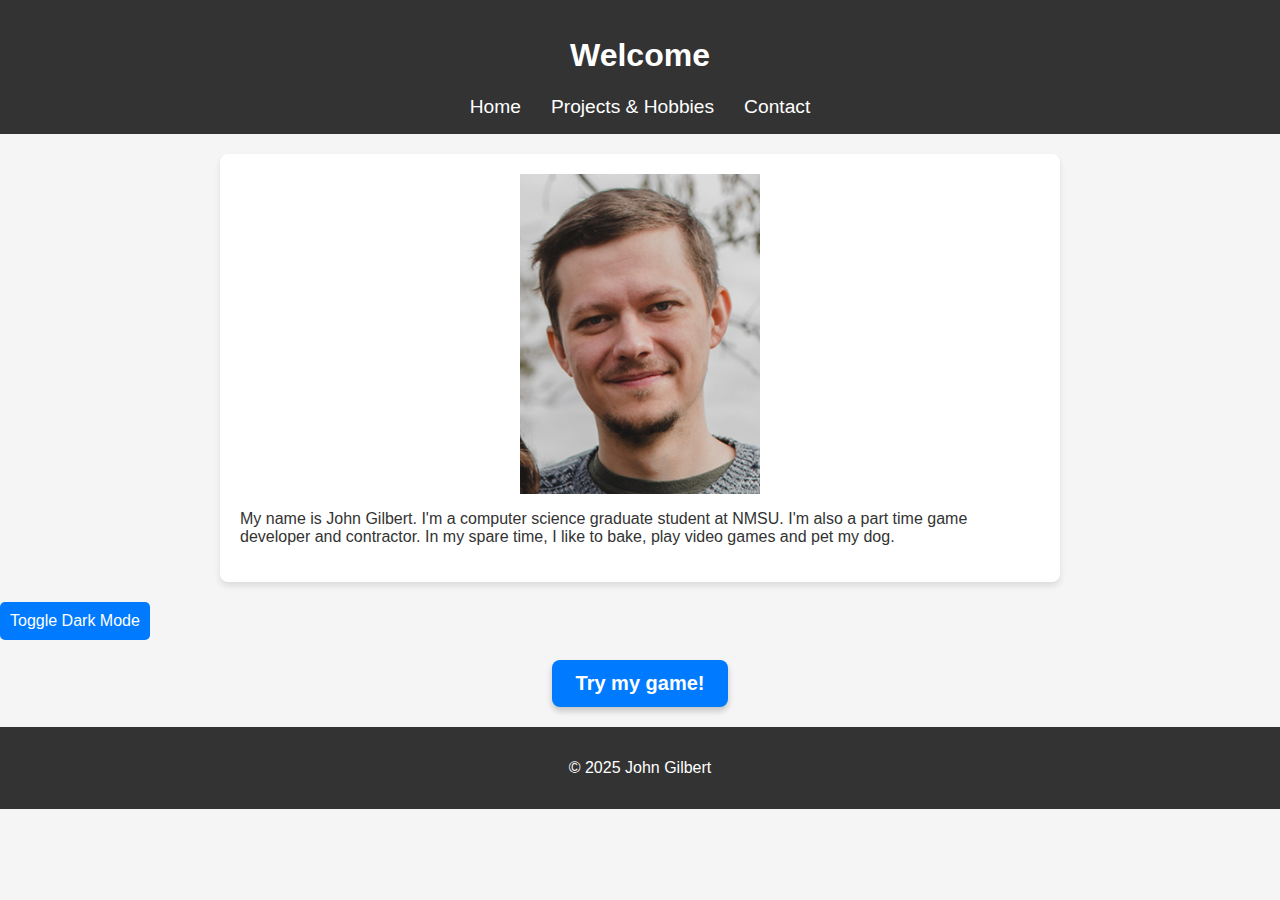
<file: index.html>
<!DOCTYPE html>
<html lang="en">
<head>
    <meta charset="UTF-8">
    <meta name="viewport" content="width=device-width, initial-scale=1.0">
    <title>My Persoanl Website</title>
    <link id="theme-stylesheet" rel="stylesheet" href="assets/css/style.css">
</head>
<body>
    <header>
<!-- Header -->
        <h1>Welcome</h1>
        <nav>
            <ul>
                <li><a href="index.html">Home</a></li>
                <li><a href="pages/projects.html">Projects & Hobbies</a></li>
                <li><a href="pages/contact.html">Contact</a></li>
            </ul>
        </nav>
    </header>
<!-- Main content -->
    <main>
        <section class="profile">
            <img src="assets/images/profile_picture.png" class="profile-picture">
            <p>My name is John Gilbert. I'm a computer science graduate student at NMSU. I'm also a part time game developer and contractor. In my spare time, I like to bake, play video games and pet my dog.
            </p>
        </section>
    </main>
    <button id="dark-mode-toggle">Toggle Dark Mode</button>
    <li id="game-link"><a href="assets/mancala/index.html">Try my game!</a></li>
    <footer>
        <p>&copy; 2025 John Gilbert</p>
    </footer>
    <script src="assets/js/script.js"></script>
</body>
</html>
</file>
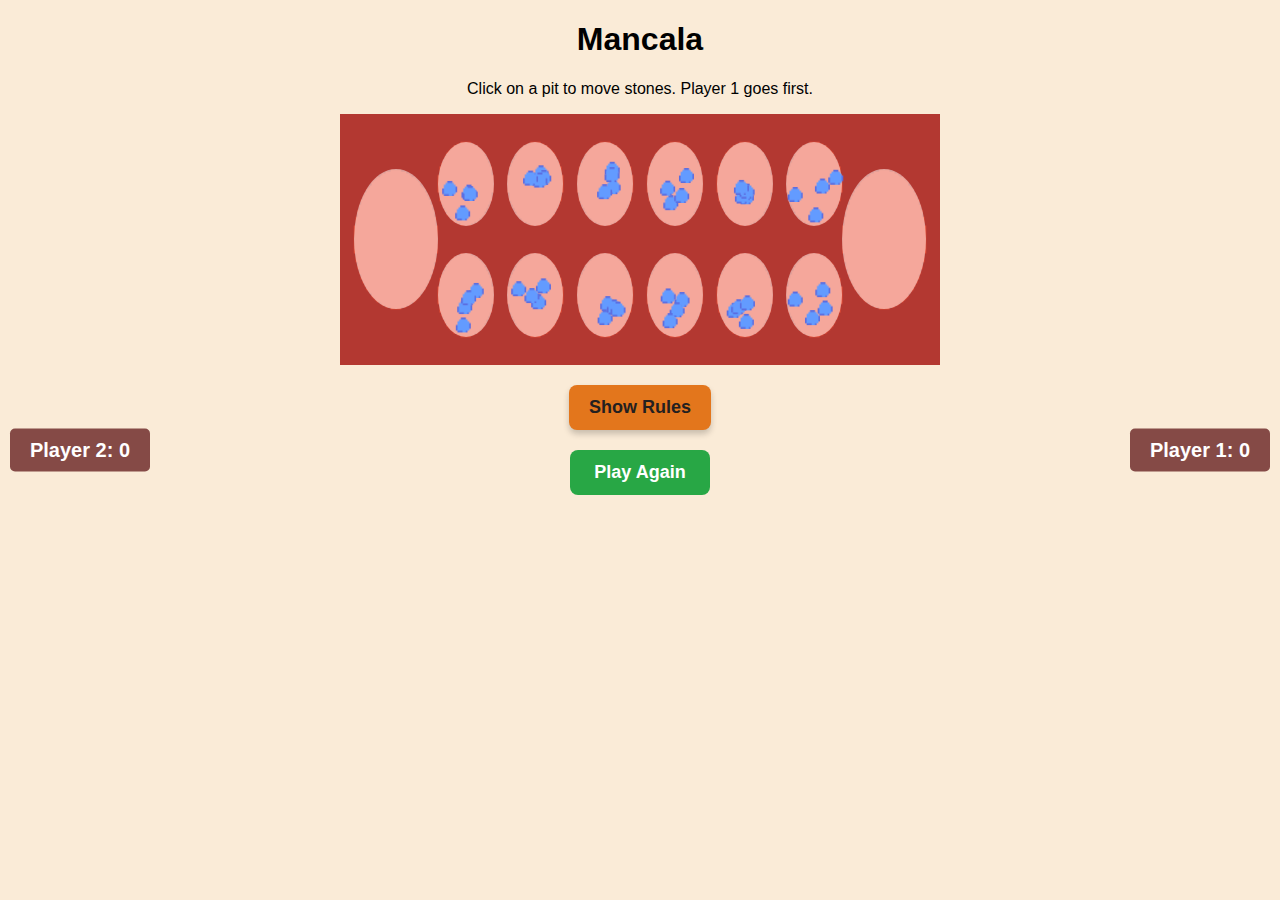
<file: assets/mancala/index.html>
<!DOCTYPE html>
<html lang="en">

<head>
    <meta charset="UTF-8">
    <meta name="viewport" content="width=device-width, initial-scale=1.0">
    <title>Mancala</title>
    <link rel="stylesheet" href="css/style.css">
</head>

<body>
    <h1 id="main-title">Mancala</h1>
    <p id="game-status">Click on a pit to move stones. Player 1 goes first.</p>
    <div id="player2-store-total" class="store-total">Player 2: 0</div>
    <div id="board">
        <img src="assets/mancala-board.png" id="board-image">
        <!-- Player 1 Pits -->
        <div class="pit" data-index="0"></div>
        <div class="pit" data-index="1"></div>
        <div class="pit" data-index="2"></div>
        <div class="pit" data-index="3"></div>
        <div class="pit" data-index="4"></div>
        <div class="pit" data-index="5"></div>

        <!-- Player Stores -->
        <div class="store" data-index="6" id="store1"></div>
        <div class="store" data-index="13" id="store2"></div>

        <!-- Player 2 Pits -->
        <div class="pit" data-index="7"></div>
        <div class="pit" data-index="8"></div>
        <div class="pit" data-index="9"></div>
        <div class="pit" data-index="10"></div>
        <div class="pit" data-index="11"></div>
        <div class="pit" data-index="12"></div>
    </div>
    <div id="player1-store-total" class="store-total">Player 1: 0</div>

    <button id="rulesButton">Show Rules</button>
    <div id="rules" class="hidden">
        <h2>Mancala Rules</h2>
        <p>1. Each player has six pits filled with four stones each.</p>
        <p>2. Players take turns picking up all stones from one of their pits and distributing them counterclockwise.
        </p>
        <p>3. If the last stone lands in your store, you get another turn.</p>
        <p>4. If the last stone lands in an empty pit on your side, you capture that stone and any in the opposite pit.
        </p>
        <p>5. The game ends when one side is empty, and the player with the most stones in their store wins.</p>
    </div>
    <p id="debug"></p>

    <button id="play-again" class="hidden">Play Again</button>



    <script src="js/main.js"></script>
</body>

</html>
</file>
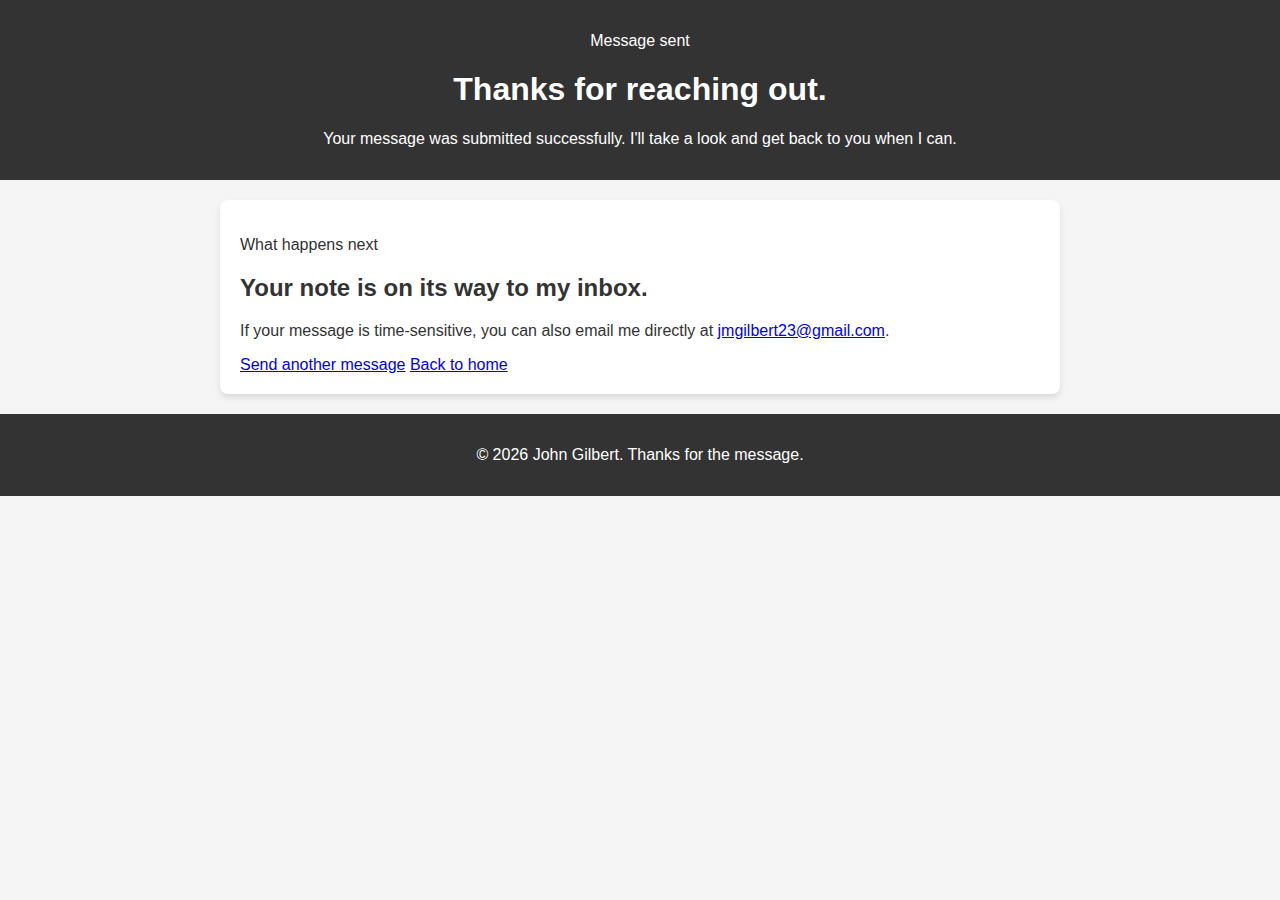
<file: pages/contact-success.html>
<!DOCTYPE html>
<html lang="en">

<head>
    <meta charset="UTF-8">
    <meta name="viewport" content="width=device-width, initial-scale=1.0">
    <meta name="description" content="Thank you for contacting John Gilbert.">
    <title>Message Sent | John Gilbert</title>
    <link rel="stylesheet" href="../assets/css/style.css">
</head>

<body class="subpage">
    <header class="page-header">
        <p class="eyebrow">Message sent</p>
        <h1>Thanks for reaching out.</h1>
        <p class="page-lead">
            Your message was submitted successfully. I'll take a look and get back to you when I can.
        </p>
        <div id="header-placeholder"></div>
    </header>

    <main class="page-shell">
        <section>
            <div class="section-heading">
                <p class="eyebrow">What happens next</p>
                <h2>Your note is on its way to my inbox.</h2>
                <p>
                    If your message is time-sensitive, you can also email me directly at
                    <a href="mailto:jmgilbert23@gmail.com">jmgilbert23@gmail.com</a>.
                </p>
            </div>
            <div class="button-row">
                <a class="button-link primary" href="/pages/contact.html">Send another message</a>
                <a class="button-link secondary" href="/index.html">Back to home</a>
            </div>
        </section>
    </main>

    <footer>
        <p class="footer-copy">&copy; <span id="footer-year">2026</span> John Gilbert. Thanks for the message.</p>
    </footer>

    <script src="/assets/js/script.js"></script>
</body>

</html>
</file>
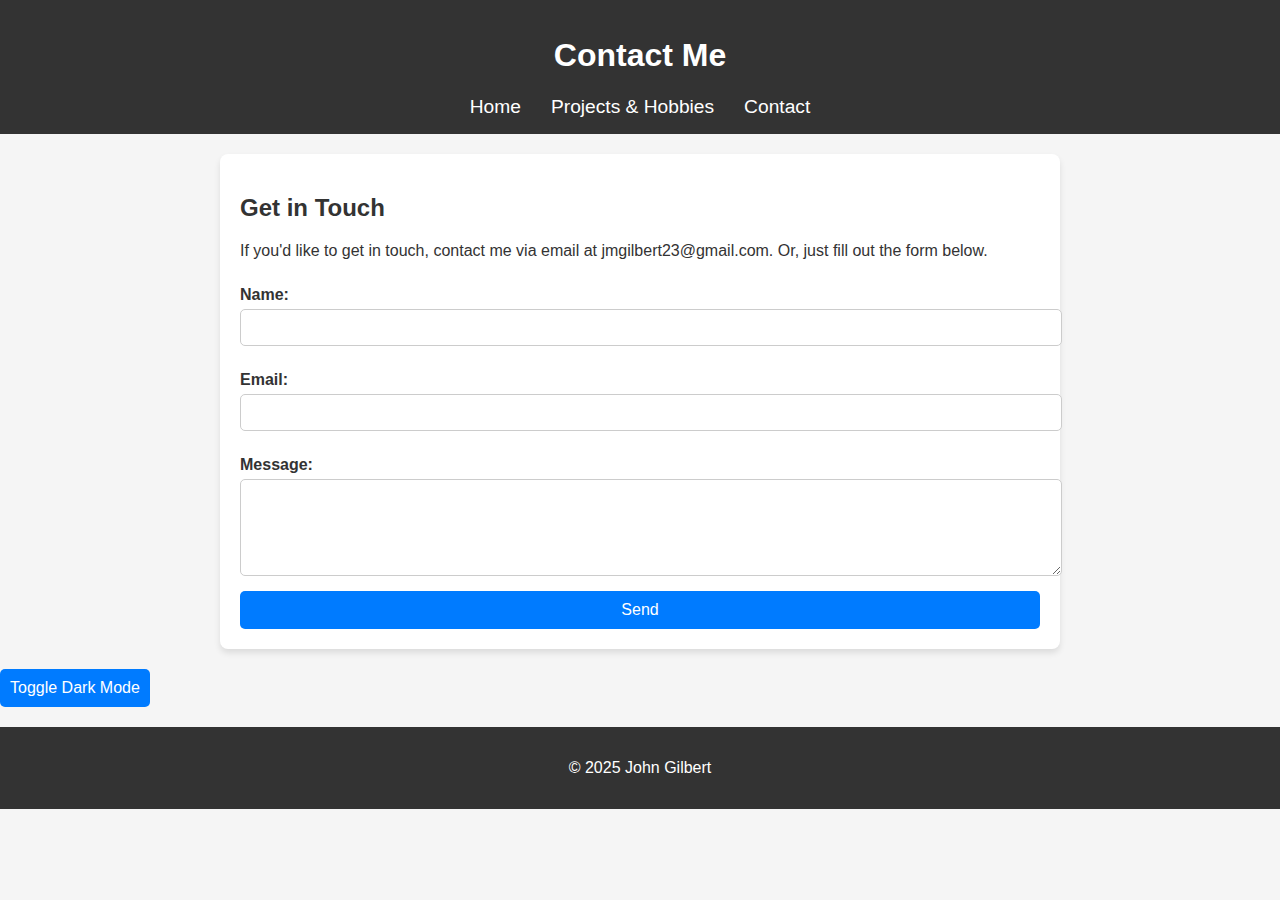
<file: pages/contact.html>
<!DOCTYPE html>
<html lang-="en">
    <head>
        <meta charset="UTF-8">
        <meta name="viewport" content="width=device-width, initial-scale=1.0">
        <title>Contact Me</title>
        <link id="theme-stylesheet" rel="stylesheet" href="../assets/css/style.css">
    </head>
    <body>
        <header>
            <h1>Contact Me</h1>
            <nav>
                <ul>
                    <li><a href="../index.html">Home</a></li>
                    <li><a href="projects.html">Projects & Hobbies</a></li>
                    <li><a href="contact.html">Contact</a></li>
                </ul>
            </nav>
        </header>

        <main>
            <section>
                <h2>Get in Touch</h2>
                <p>If you'd like to get in touch, contact me via email at jmgilbert23@gmail.com.
                    Or, just fill out the form below.
                </p>
            </section>

            <section>
                <form action="mailto:jmgilbert23@gmail.com" method="post" enctype="text/plain">
                    <label for="name">Name:</label>
                    <input type="text" id="name" name="name" required>

                    <label for="email">Email:</label>
                    <input type="text" id="email" name="email" required>

                    <label for="message">Message:</label>
                    <textarea id="message" name="message" rows="5" required></textarea>

                    <button type="submit">Send</button>
                </form>
            </section>
        </main>

        <button id="dark-mode-toggle">Toggle Dark Mode</button>
        <footer>
            <p>&copy; 2025 John Gilbert</p>
        </footer>
        <script src="/assets/js/script.js"></script>

    </body>
</html>
</file>
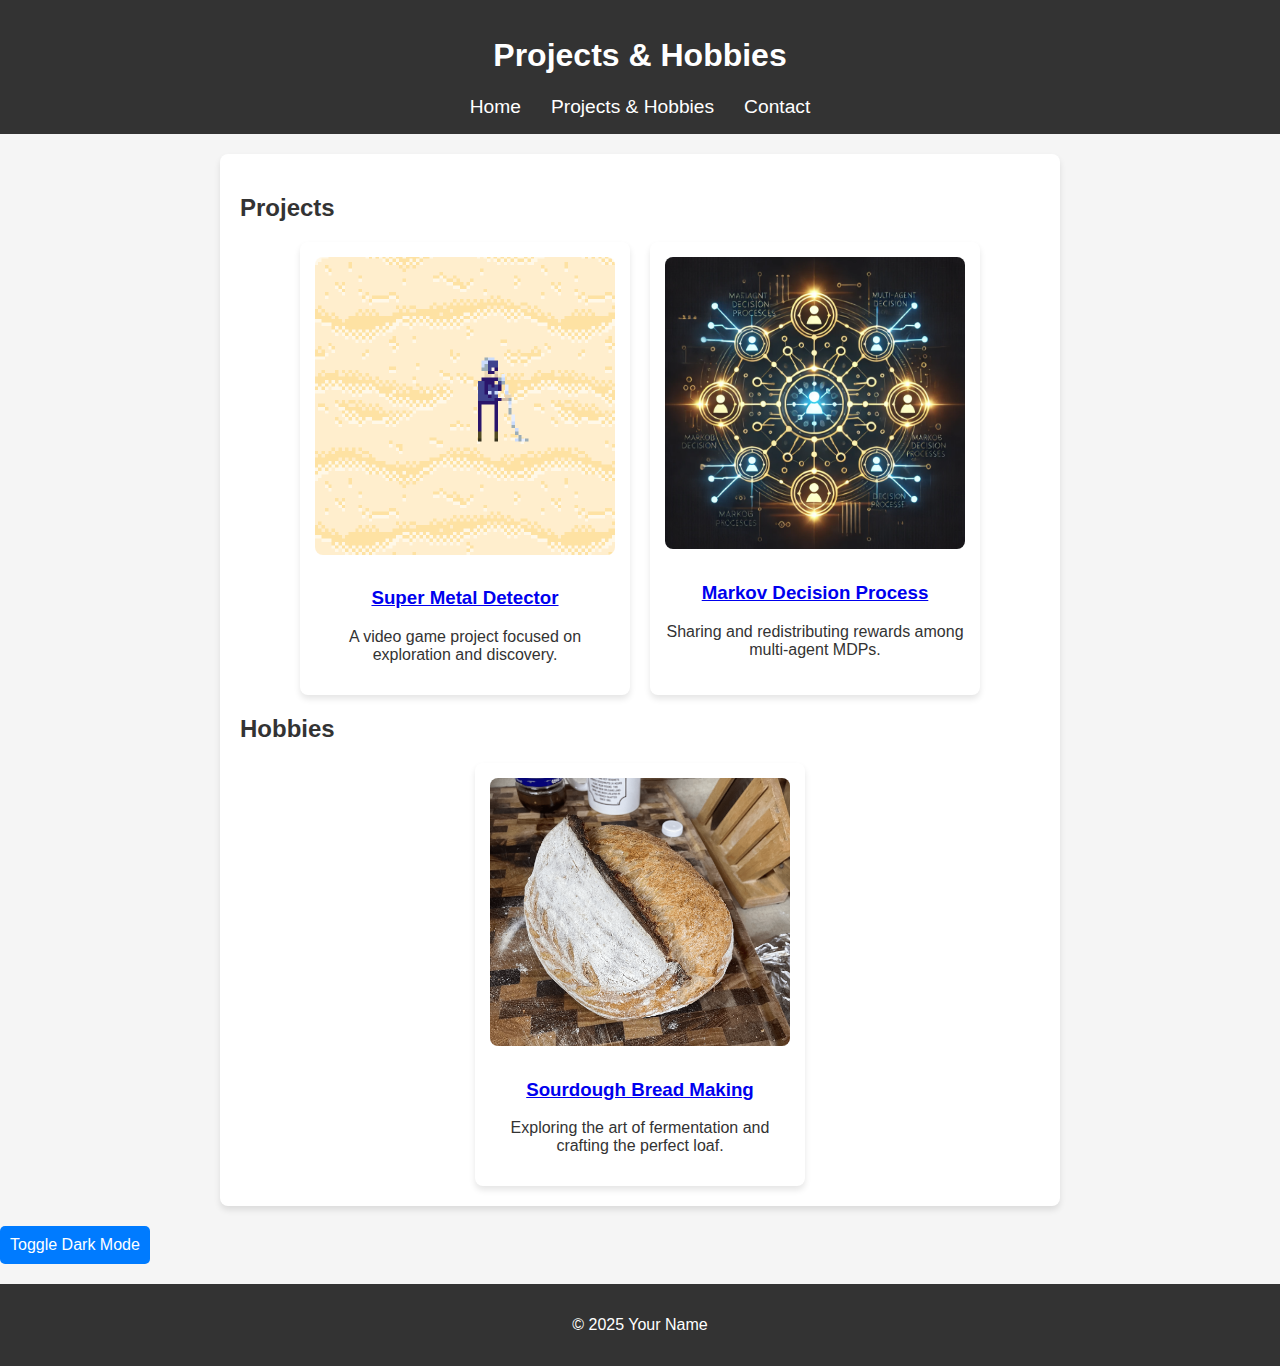
<file: pages/projects.html>
<!DOCTYPE html>
<html lang="en">
<head>
    <meta charset="UTF-8">
    <meta name="viewport" content="width=device-width, initial-scale=1.0">
    <title>Projects & Hobbies</title>
    <link id="theme-stylesheet" rel="stylesheet" href="../assets/css/style.css">
</head>
<body>
    <header>
        <h1>Projects & Hobbies</h1>
        <nav>
            <ul>
                <li><a href="../index.html">Home</a></li>
                <li><a href="projects.html">Projects & Hobbies</a></li>
                <li><a href="contact.html">Contact</a></li>
            </ul>
        </nav>
    </header>

    <main>
        <section>
            <h2>Projects</h2>
            <div class="project-list">
                <article class="project-item">
                    <img src="/assets/images/super-metal-icon.png" alt="Super Metal Detector" class="project-img">
                    <h3><a href="project/super-metal-detector.html">Super Metal Detector</a></h3>
                    <p>A video game project focused on exploration and discovery.</p>
                </article>

                <article class="project-item">
                    <img src="/assets/images/multi-agent-logo.png" alt="Markov Decision Process" class="project-img">
                    <h3><a href="project/seniorProj.html">Markov Decision Process</a></h3>
                    <p>Sharing and redistributing rewards among multi-agent MDPs.</p>
                </article>
            </div>
        </section>

        <section>
            <h2>Hobbies</h2>
            <div class="hobby-list">
                <article class="hobby-item">
                    <img src="/assets/images/loaf.png" alt="Sourdough Bread Making" class="hobby-img">
                    <h3><a href="project/baking.html">Sourdough Bread Making</a></h3>
                    <p>Exploring the art of fermentation and crafting the perfect loaf.</p>
                </article>
            </div>
        </section>
    </main>

    <button id="dark-mode-toggle">Toggle Dark Mode</button>

    <footer>
        <p>&copy; 2025 Your Name</p>
    </footer>

    <script src="/assets/js/script.js"></script>
</body>
</html>
</file>
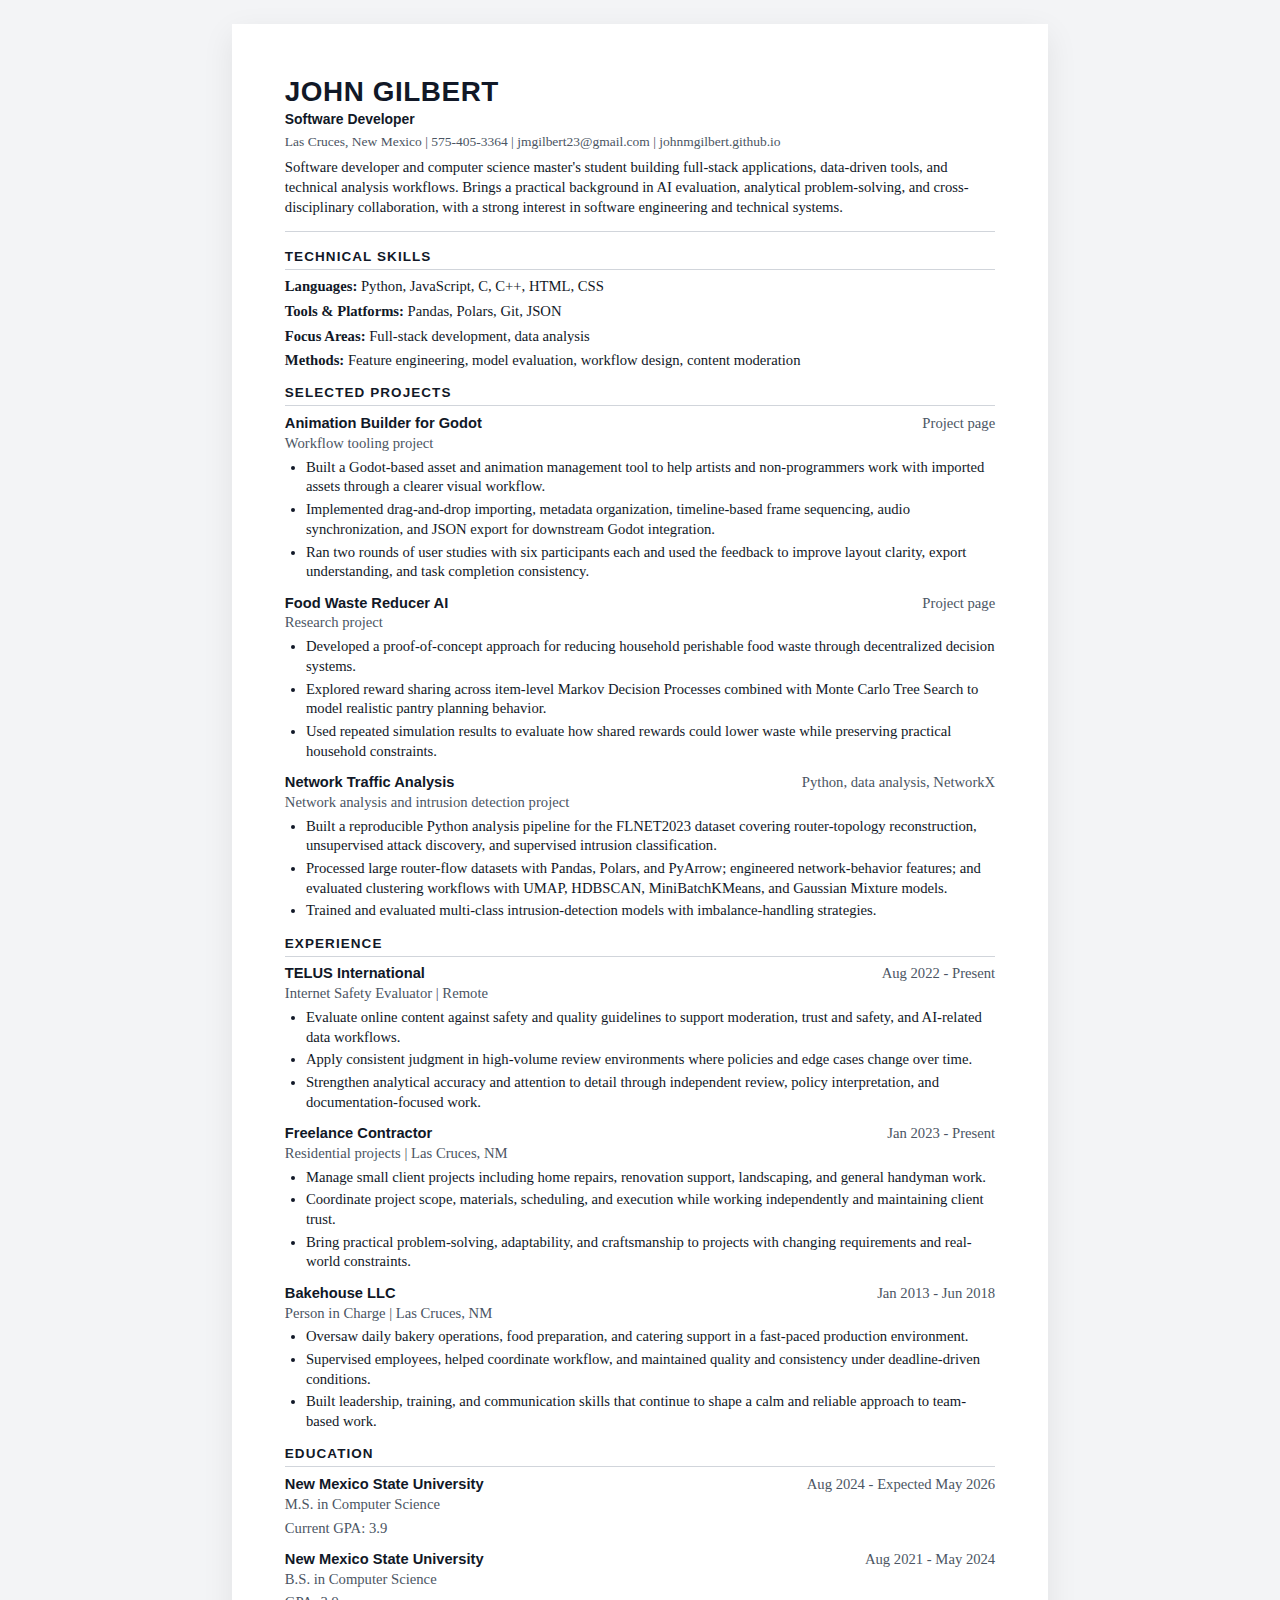
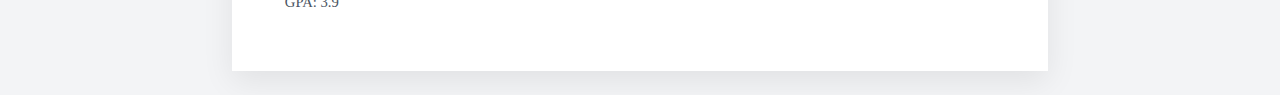
<file: pages/resume-print.html>
<!DOCTYPE html>
<html lang="en">

<head>
  <meta charset="utf-8">
  <meta name="viewport" content="width=device-width, initial-scale=1">
  <meta name="description" content="Printable resume for John Gilbert.">
  <title>John Gilbert | Printable Resume</title>
  <link rel="stylesheet" href="/assets/css/resume_print.css">
</head>

<body>
  <main class="sheet">
    <header class="header">
      <h1>John Gilbert</h1>
      <p class="headline">Software Developer</p>
      <p class="contact-line">
        Las Cruces, New Mexico |
        <a href="tel:15754053364">575-405-3364</a> |
        <a href="mailto:jmgilbert23@gmail.com">jmgilbert23@gmail.com</a> |
        <a href="https://johnmgilbert.github.io">johnmgilbert.github.io</a>
      </p>
      <p class="summary">
        Software developer and computer science master's student building full-stack applications, data-driven tools,
        and technical analysis workflows. Brings a practical background in AI evaluation, analytical problem-solving,
        and cross-disciplinary collaboration, with a strong interest in software engineering and technical systems.
      </p>
    </header>

    <section class="section">
      <h2>Technical Skills</h2>
      <div class="skill-list">
        <p><strong>Languages:</strong> Python, JavaScript, C, C++, HTML, CSS</p>
        <p><strong>Tools &amp; Platforms:</strong> Pandas, Polars, Git, JSON</p>
        <p><strong>Focus Areas:</strong> Full-stack development, data analysis</p>
        <p><strong>Methods:</strong> Feature engineering, model evaluation, workflow design, content moderation</p>
      </div>
    </section>

    <section class="section">
      <h2>Selected Projects</h2>

      <article class="entry">
        <div class="entry-header">
          <div>
            <h3>Animation Builder for Godot</h3>
            <p class="subhead">Workflow tooling project</p>
          </div>
          <p class="meta"><a href="https://johnmgilbert.github.io/pages/project/hcc.html">Project page</a></p>
        </div>
        <ul>
          <li>Built a Godot-based asset and animation management tool to help artists and non-programmers work with imported assets through a clearer visual workflow.</li>
          <li>Implemented drag-and-drop importing, metadata organization, timeline-based frame sequencing, audio synchronization, and JSON export for downstream Godot integration.</li>
          <li>Ran two rounds of user studies with six participants each and used the feedback to improve layout clarity, export understanding, and task completion consistency.</li>
        </ul>
      </article>

      <article class="entry">
        <div class="entry-header">
          <div>
            <h3>Food Waste Reducer AI</h3>
            <p class="subhead">Research project</p>
          </div>
          <p class="meta"><a href="https://johnmgilbert.github.io/pages/project/seniorProj.html">Project page</a></p>
        </div>
        <ul>
          <li>Developed a proof-of-concept approach for reducing household perishable food waste through decentralized decision systems.</li>
          <li>Explored reward sharing across item-level Markov Decision Processes combined with Monte Carlo Tree Search to model realistic pantry planning behavior.</li>
          <li>Used repeated simulation results to evaluate how shared rewards could lower waste while preserving practical household constraints.</li>
        </ul>
      </article>

      <article class="entry">
        <div class="entry-header">
          <div>
            <h3>Network Traffic Analysis</h3>
            <p class="subhead">Network analysis and intrusion detection project</p>
          </div>
          <p class="meta">Python, data analysis, NetworkX</p>
        </div>
        <ul>
          <li>Built a reproducible Python analysis pipeline for the FLNET2023 dataset covering router-topology reconstruction, unsupervised attack discovery, and supervised intrusion classification.</li>
          <li>Processed large router-flow datasets with Pandas, Polars, and PyArrow; engineered network-behavior features; and evaluated clustering workflows with UMAP, HDBSCAN, MiniBatchKMeans, and Gaussian Mixture models.</li>
          <li>Trained and evaluated multi-class intrusion-detection models with imbalance-handling strategies.</li>
        </ul>
      </article>
    </section>

    <section class="section">
      <h2>Experience</h2>

      <article class="entry">
        <div class="entry-header">
          <div>
            <h3>TELUS International</h3>
            <p class="subhead">Internet Safety Evaluator | Remote</p>
          </div>
          <p class="meta">Aug 2022 - Present</p>
        </div>
        <ul>
          <li>Evaluate online content against safety and quality guidelines to support moderation, trust and safety, and AI-related data workflows.</li>
          <li>Apply consistent judgment in high-volume review environments where policies and edge cases change over time.</li>
          <li>Strengthen analytical accuracy and attention to detail through independent review, policy interpretation, and documentation-focused work.</li>
        </ul>
      </article>

      <article class="entry">
        <div class="entry-header">
          <div>
            <h3>Freelance Contractor</h3>
            <p class="subhead">Residential projects | Las Cruces, NM</p>
          </div>
          <p class="meta">Jan 2023 - Present</p>
        </div>
        <ul>
          <li>Manage small client projects including home repairs, renovation support, landscaping, and general handyman work.</li>
          <li>Coordinate project scope, materials, scheduling, and execution while working independently and maintaining client trust.</li>
          <li>Bring practical problem-solving, adaptability, and craftsmanship to projects with changing requirements and real-world constraints.</li>
        </ul>
      </article>

      <article class="entry">
        <div class="entry-header">
          <div>
            <h3>Bakehouse LLC</h3>
            <p class="subhead">Person in Charge | Las Cruces, NM</p>
          </div>
          <p class="meta">Jan 2013 - Jun 2018</p>
        </div>
        <ul>
          <li>Oversaw daily bakery operations, food preparation, and catering support in a fast-paced production environment.</li>
          <li>Supervised employees, helped coordinate workflow, and maintained quality and consistency under deadline-driven conditions.</li>
          <li>Built leadership, training, and communication skills that continue to shape a calm and reliable approach to team-based work.</li>
        </ul>
      </article>
    </section>

    <section class="section">
      <h2>Education</h2>

      <article class="entry">
        <div class="entry-header">
          <div>
            <h3>New Mexico State University</h3>
            <p class="subhead">M.S. in Computer Science</p>
          </div>
          <p class="meta">Aug 2024 - Expected May 2026</p>
        </div>
        <p class="detail">Current GPA: 3.9</p>
      </article>

      <article class="entry">
        <div class="entry-header">
          <div>
            <h3>New Mexico State University</h3>
            <p class="subhead">B.S. in Computer Science</p>
          </div>
          <p class="meta">Aug 2021 - May 2024</p>
        </div>
        <p class="detail">GPA: 3.9</p>
      </article>
    </section>
  </main>
</body>

</html>
</file>
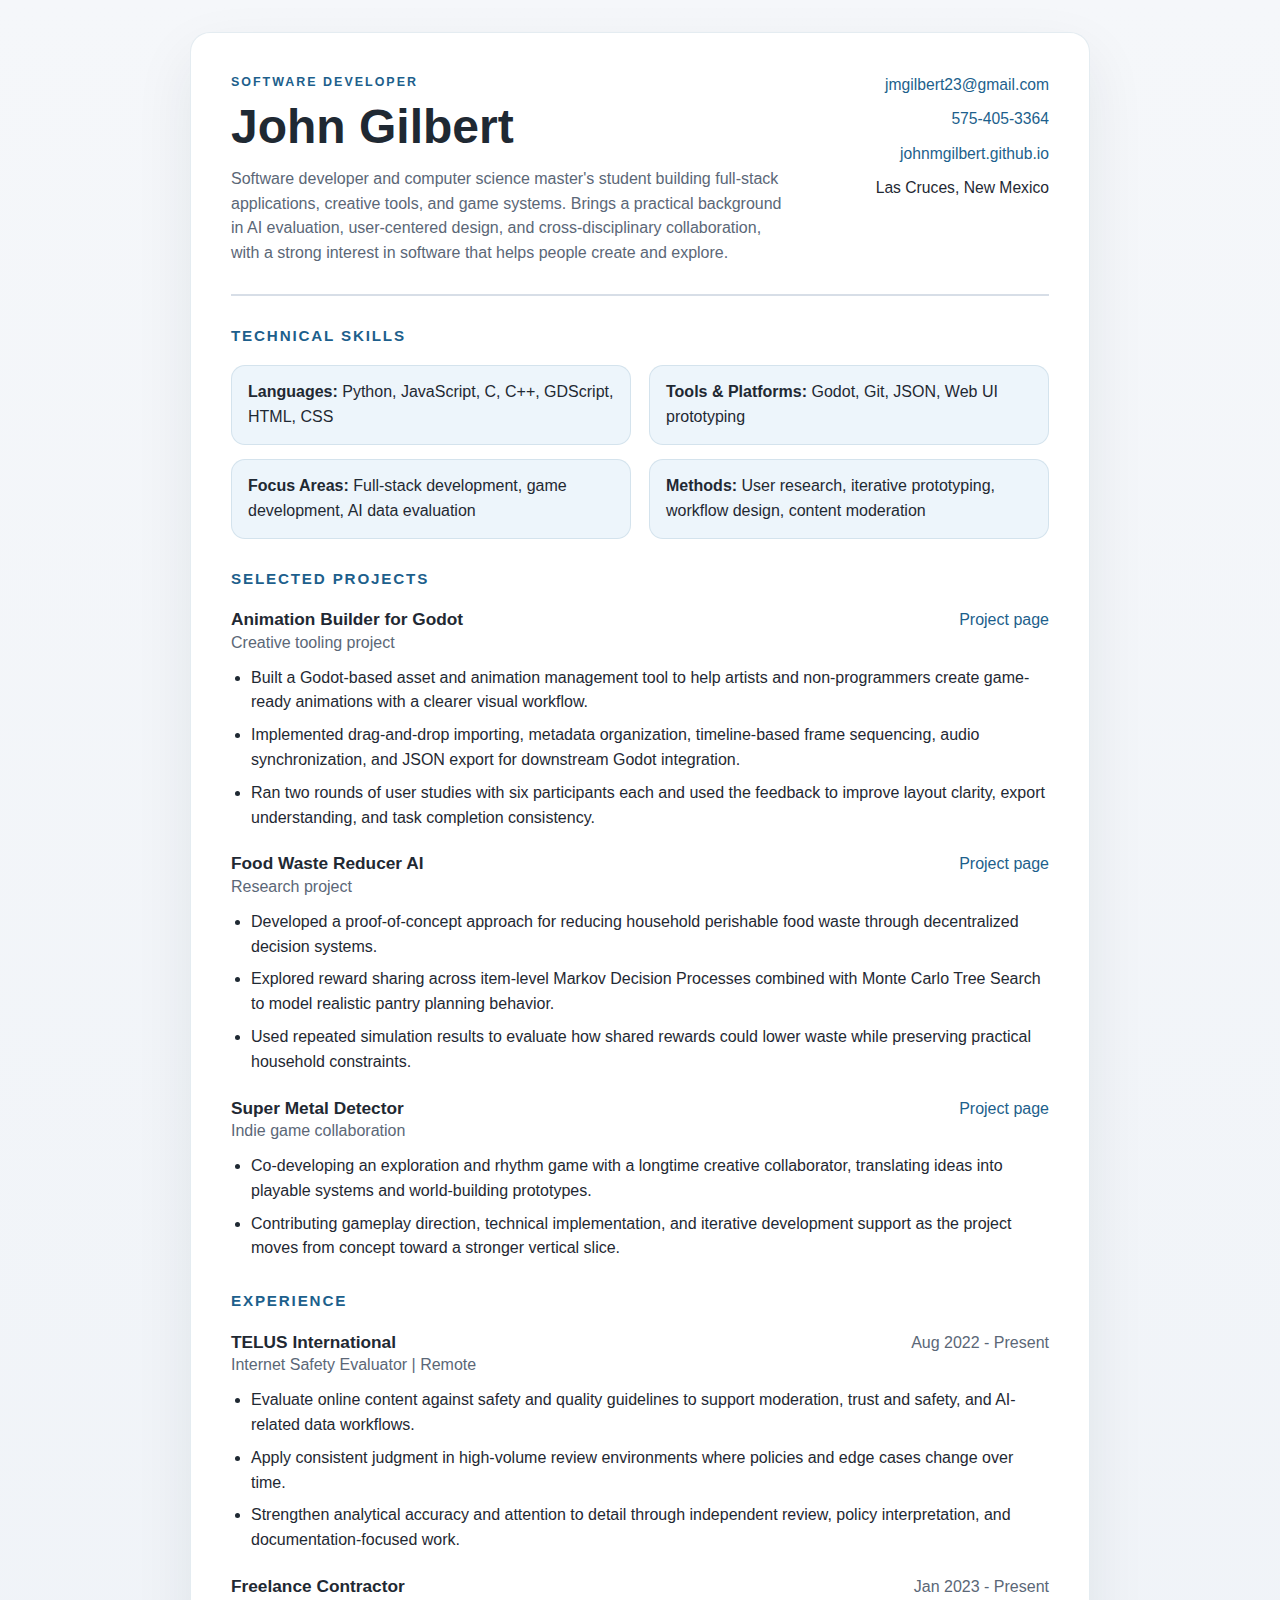
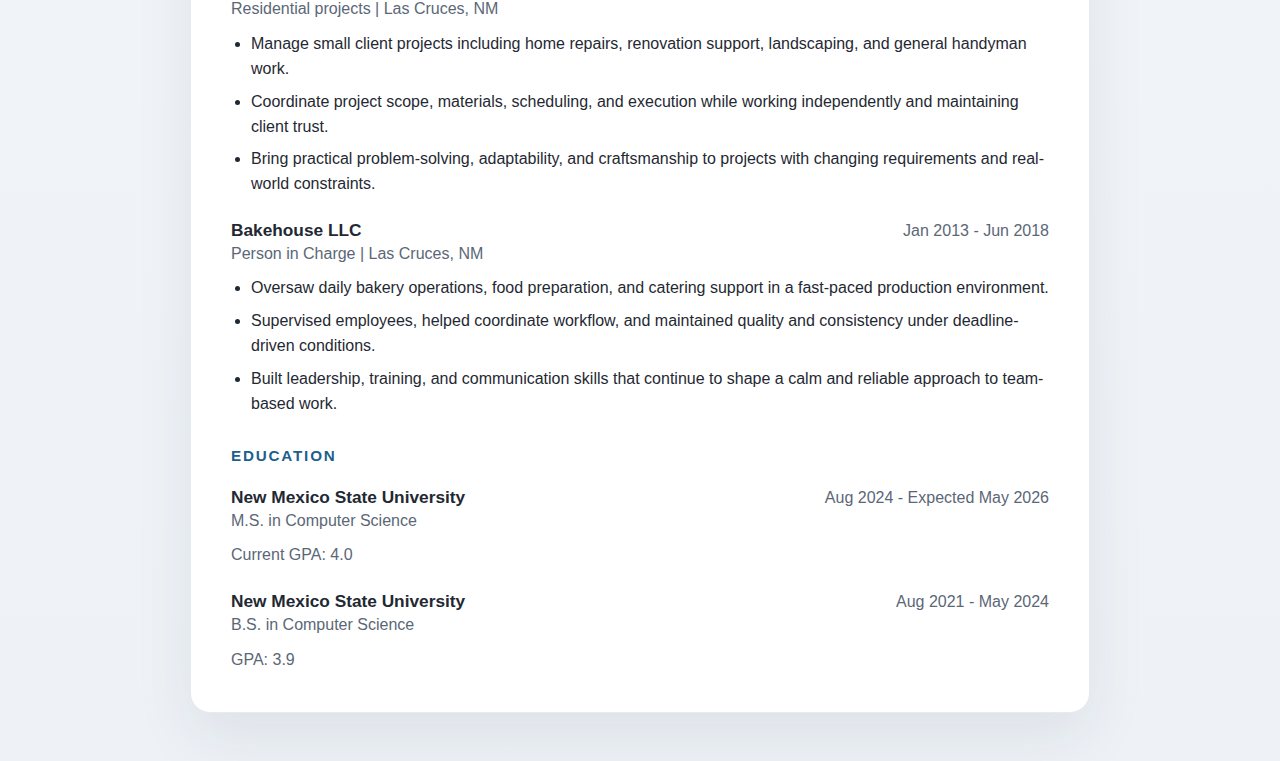
<file: pages/resume.html>
<!DOCTYPE html>
<html lang="en">

<head>
  <meta charset="utf-8">
  <meta name="viewport" content="width=device-width, initial-scale=1">
  <meta name="description"
    content="Resume for John Gilbert, software developer and computer science master's student.">
  <title>John Gilbert | Resume</title>
  <link rel="stylesheet" href="/assets/css/resume_style.css">
</head>

<body class="resume-page">
  <main class="resume">
    <header class="resume-header">
      <div class="resume-header__main">
        <p class="eyebrow">Software Developer</p>
        <h1>John Gilbert</h1>
        <p class="summary">
          Software developer and computer science master's student building full-stack applications, creative tools,
          and game systems. Brings a practical background in AI evaluation, user-centered design, and
          cross-disciplinary collaboration, with a strong interest in software that helps people create and explore.
        </p>
      </div>

      <ul class="contact-list" aria-label="Contact information">
        <li><a href="mailto:jmgilbert23@gmail.com">jmgilbert23@gmail.com</a></li>
        <li><a href="tel:15754053364">575-405-3364</a></li>
        <li><a href="https://johnmgilbert.github.io">johnmgilbert.github.io</a></li>
        <li>Las Cruces, New Mexico</li>
      </ul>
    </header>

    <section class="resume-section">
      <h2>Technical Skills</h2>
      <div class="skills-grid">
        <p><strong>Languages:</strong> Python, JavaScript, C, C++, GDScript, HTML, CSS</p>
        <p><strong>Tools &amp; Platforms:</strong> Godot, Git, JSON, Web UI prototyping</p>
        <p><strong>Focus Areas:</strong> Full-stack development, game development, AI data evaluation</p>
        <p><strong>Methods:</strong> User research, iterative prototyping, workflow design, content moderation</p>
      </div>
    </section>

    <section class="resume-section">
      <h2>Selected Projects</h2>

      <article class="entry">
        <div class="entry-heading">
          <div>
            <h3>Animation Builder for Godot</h3>
            <p class="entry-subtitle">Creative tooling project</p>
          </div>
          <a href="/pages/project/hcc.html">Project page</a>
        </div>
        <ul>
          <li>Built a Godot-based asset and animation management tool to help artists and non-programmers create game-ready animations with a clearer visual workflow.</li>
          <li>Implemented drag-and-drop importing, metadata organization, timeline-based frame sequencing, audio synchronization, and JSON export for downstream Godot integration.</li>
          <li>Ran two rounds of user studies with six participants each and used the feedback to improve layout clarity, export understanding, and task completion consistency.</li>
        </ul>
      </article>

      <article class="entry">
        <div class="entry-heading">
          <div>
            <h3>Food Waste Reducer AI</h3>
            <p class="entry-subtitle">Research project</p>
          </div>
          <a href="/pages/project/seniorProj.html">Project page</a>
        </div>
        <ul>
          <li>Developed a proof-of-concept approach for reducing household perishable food waste through decentralized decision systems.</li>
          <li>Explored reward sharing across item-level Markov Decision Processes combined with Monte Carlo Tree Search to model realistic pantry planning behavior.</li>
          <li>Used repeated simulation results to evaluate how shared rewards could lower waste while preserving practical household constraints.</li>
        </ul>
      </article>

      <article class="entry">
        <div class="entry-heading">
          <div>
            <h3>Super Metal Detector</h3>
            <p class="entry-subtitle">Indie game collaboration</p>
          </div>
          <a href="/pages/project/super-metal-detector.html">Project page</a>
        </div>
        <ul>
          <li>Co-developing an exploration and rhythm game with a longtime creative collaborator, translating ideas into playable systems and world-building prototypes.</li>
          <li>Contributing gameplay direction, technical implementation, and iterative development support as the project moves from concept toward a stronger vertical slice.</li>
        </ul>
      </article>
    </section>

    <section class="resume-section">
      <h2>Experience</h2>

      <article class="entry">
        <div class="entry-heading">
          <div>
            <h3>TELUS International</h3>
            <p class="entry-subtitle">Internet Safety Evaluator | Remote</p>
          </div>
          <p class="entry-date">Aug 2022 - Present</p>
        </div>
        <ul>
          <li>Evaluate online content against safety and quality guidelines to support moderation, trust and safety, and AI-related data workflows.</li>
          <li>Apply consistent judgment in high-volume review environments where policies and edge cases change over time.</li>
          <li>Strengthen analytical accuracy and attention to detail through independent review, policy interpretation, and documentation-focused work.</li>
        </ul>
      </article>

      <article class="entry">
        <div class="entry-heading">
          <div>
            <h3>Freelance Contractor</h3>
            <p class="entry-subtitle">Residential projects | Las Cruces, NM</p>
          </div>
          <p class="entry-date">Jan 2023 - Present</p>
        </div>
        <ul>
          <li>Manage small client projects including home repairs, renovation support, landscaping, and general handyman work.</li>
          <li>Coordinate project scope, materials, scheduling, and execution while working independently and maintaining client trust.</li>
          <li>Bring practical problem-solving, adaptability, and craftsmanship to projects with changing requirements and real-world constraints.</li>
        </ul>
      </article>

      <article class="entry">
        <div class="entry-heading">
          <div>
            <h3>Bakehouse LLC</h3>
            <p class="entry-subtitle">Person in Charge | Las Cruces, NM</p>
          </div>
          <p class="entry-date">Jan 2013 - Jun 2018</p>
        </div>
        <ul>
          <li>Oversaw daily bakery operations, food preparation, and catering support in a fast-paced production environment.</li>
          <li>Supervised employees, helped coordinate workflow, and maintained quality and consistency under deadline-driven conditions.</li>
          <li>Built leadership, training, and communication skills that continue to shape a calm and reliable approach to team-based work.</li>
        </ul>
      </article>
    </section>

    <section class="resume-section">
      <h2>Education</h2>

      <article class="entry">
        <div class="entry-heading">
          <div>
            <h3>New Mexico State University</h3>
            <p class="entry-subtitle">M.S. in Computer Science</p>
          </div>
          <p class="entry-date">Aug 2024 - Expected May 2026</p>
        </div>
        <p class="education-detail">Current GPA: 4.0</p>
      </article>

      <article class="entry">
        <div class="entry-heading">
          <div>
            <h3>New Mexico State University</h3>
            <p class="entry-subtitle">B.S. in Computer Science</p>
          </div>
          <p class="entry-date">Aug 2021 - May 2024</p>
        </div>
        <p class="education-detail">GPA: 3.9</p>
      </article>
    </section>
  </main>
</body>

</html>
</file>
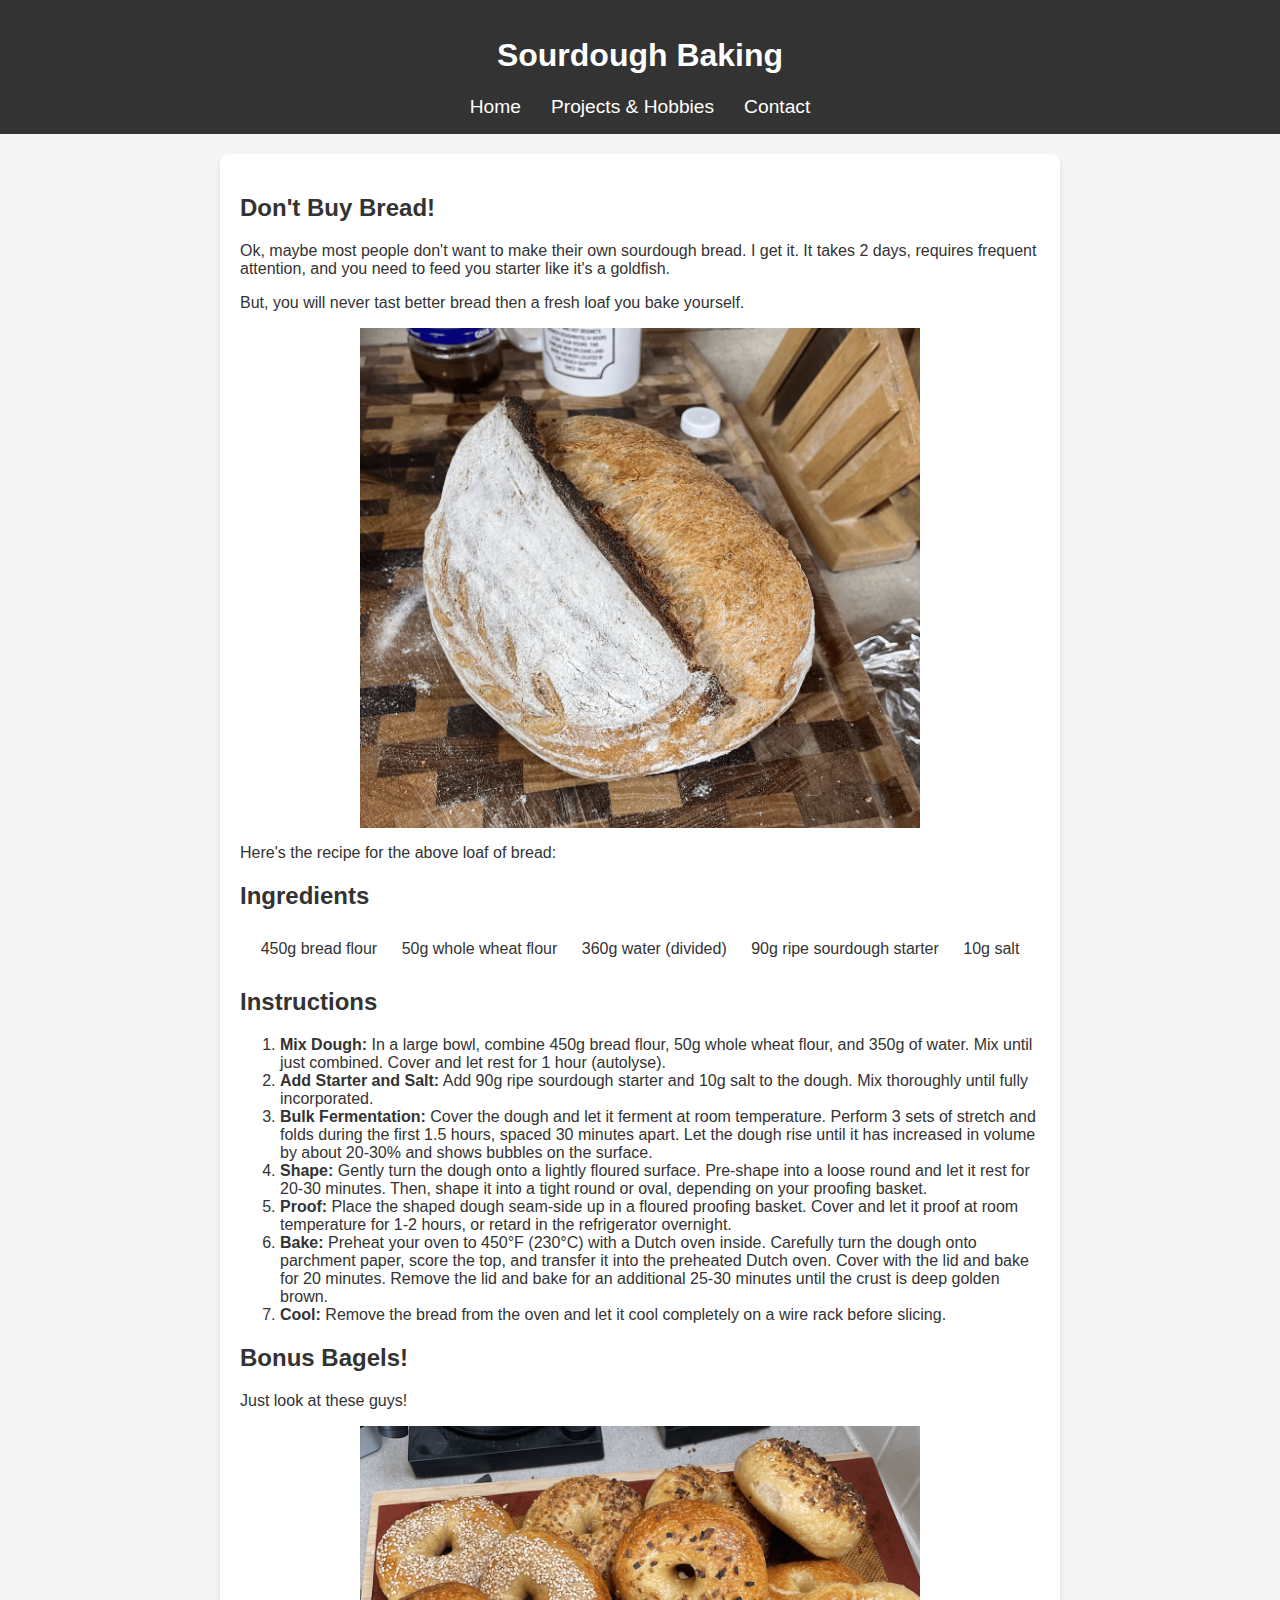
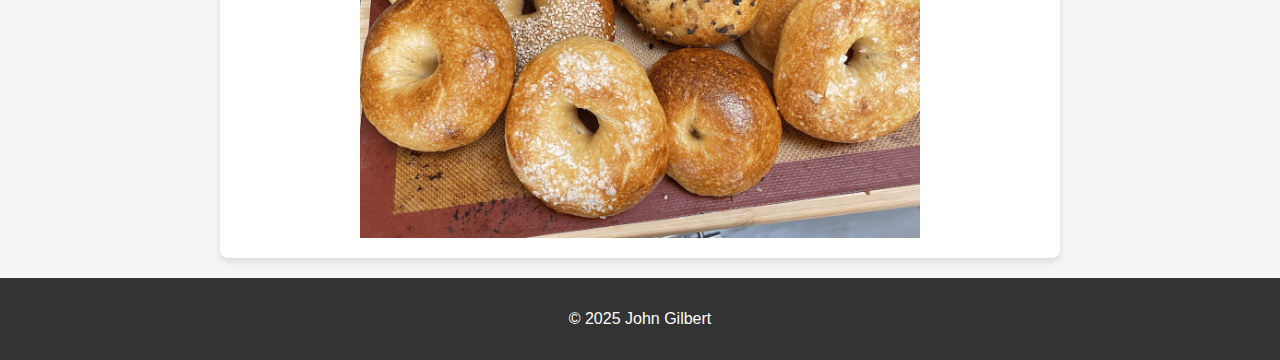
<file: pages/project/baking.html>
<!DOCTYPE html>
<html lang="en">
<head>
    <meta charset="UTF-8">
    <meta name="viewport" content="width=device-width, initial-scale=1.0">
    <title>Project/Hobby Title</title>
    <link id="theme-stylesheet" rel="stylesheet" href="/assets/css/style.css">
</head>
<body>
    <header>
        <h1>Sourdough Baking</h1>
        <nav>
            <ul>
                <li><a href="../../index.html">Home</a></li>
                <li><a href="../projects.html">Projects & Hobbies</a></li>
                <li><a href="../contact.html">Contact</a></li>
            </ul>
        </nav>
    </header>

    <main>
        <section>
            <h2>Don't Buy Bread!</h2>
            <p>Ok, maybe most people don't want to make their own sourdough bread. I get it. It takes 2 days, requires frequent attention, and you need to feed you starter like it's a goldfish.</p>
            <p>But, you will never tast better bread then a fresh loaf you bake yourself.</p>
            <img src="/assets/images/loaf.png" class="bread-images">
            <p>Here's the recipe for the above loaf of bread:</p>
            <section>
                <h2>Ingredients</h2>
                <ul>
                    <li>450g bread flour</li>
                    <li>50g whole wheat flour</li>
                    <li>360g water (divided)</li>
                    <li>90g ripe sourdough starter</li>
                    <li>10g salt</li>
                </ul>
            </section>
    
            <section>
                <h2>Instructions</h2>
                <ol>
                    <li><strong>Mix Dough:</strong> In a large bowl, combine 450g bread flour, 50g whole wheat flour, and 350g of water. Mix until just combined. Cover and let rest for 1 hour (autolyse).</li>
                    <li><strong>Add Starter and Salt:</strong> Add 90g ripe sourdough starter and 10g salt to the dough. Mix thoroughly until fully incorporated.</li>
                    <li><strong>Bulk Fermentation:</strong> Cover the dough and let it ferment at room temperature. Perform 3 sets of stretch and folds during the first 1.5 hours, spaced 30 minutes apart. Let the dough rise until it has increased in volume by about 20-30% and shows bubbles on the surface.</li>
                    <li><strong>Shape:</strong> Gently turn the dough onto a lightly floured surface. Pre-shape into a loose round and let it rest for 20-30 minutes. Then, shape it into a tight round or oval, depending on your proofing basket.</li>
                    <li><strong>Proof:</strong> Place the shaped dough seam-side up in a floured proofing basket. Cover and let it proof at room temperature for 1-2 hours, or retard in the refrigerator overnight.</li>
                    <li><strong>Bake:</strong> Preheat your oven to 450°F (230°C) with a Dutch oven inside. Carefully turn the dough onto parchment paper, score the top, and transfer it into the preheated Dutch oven. Cover with the lid and bake for 20 minutes. Remove the lid and bake for an additional 25-30 minutes until the crust is deep golden brown.</li>
                    <li><strong>Cool:</strong> Remove the bread from the oven and let it cool completely on a wire rack before slicing.</li>
                </ol>
            </section>
        </section>

        <section>
            <h2>Bonus Bagels!</h2>
            <p>Just look at these guys!</p>
            <img src="/assets/images/bagels.png" class="bread-images">
        </section>

    </main>

    <footer>
        <p>&copy; 2025 John Gilbert</p>
    </footer>

    <script src="/assets/js/script.js"></script>
</body>
</html>
</file>
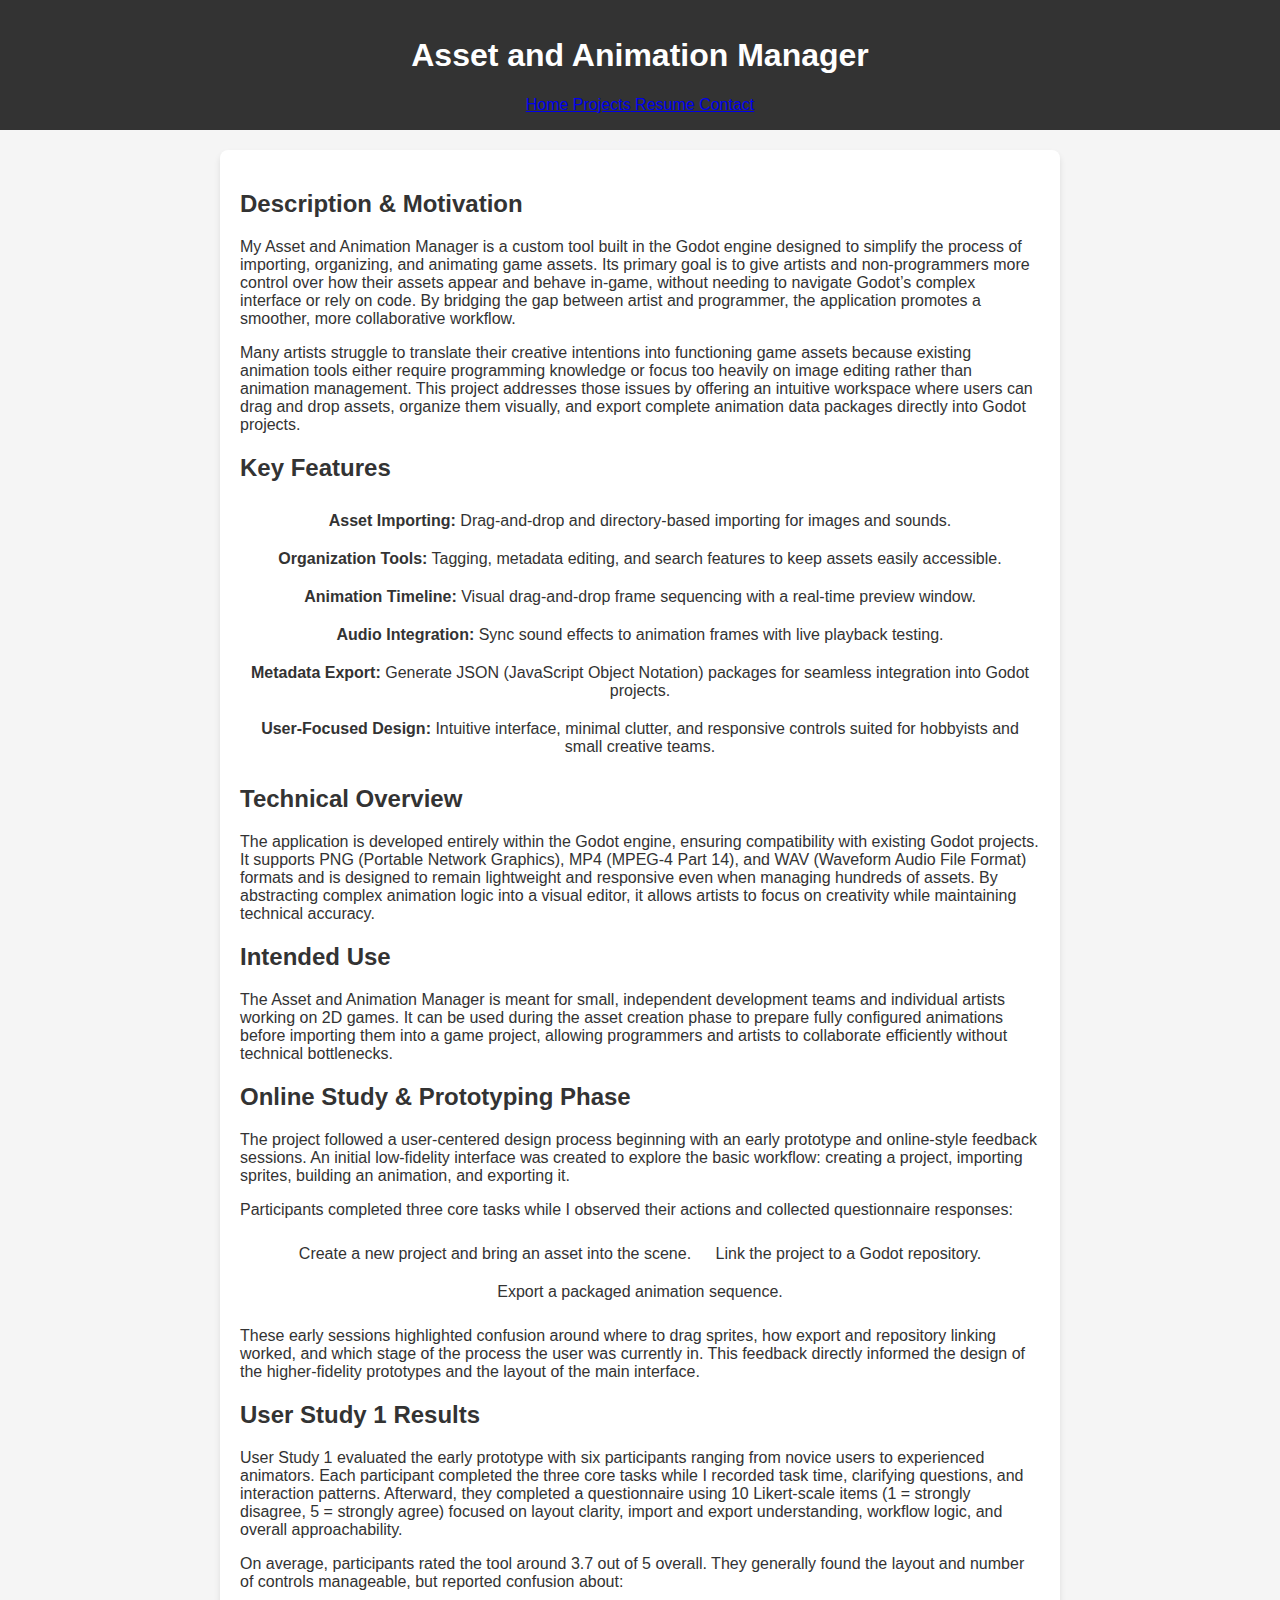
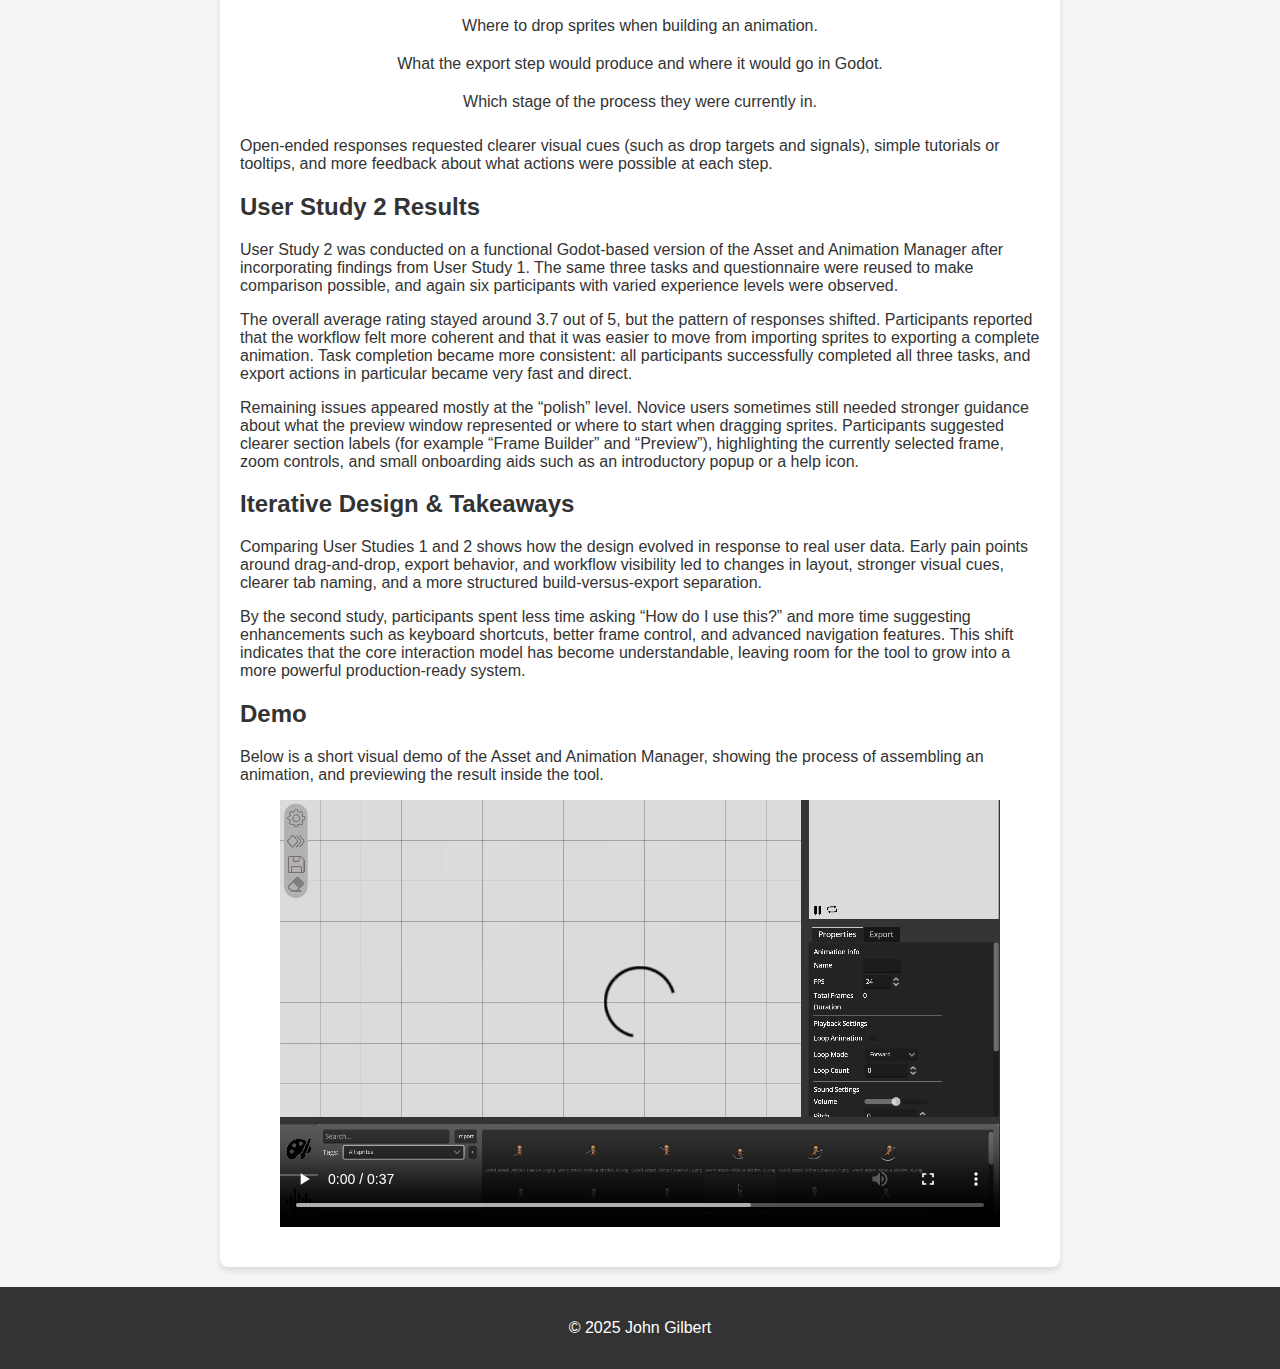
<file: pages/project/hcc.html>
<!DOCTYPE html>
<html lang="en">
<head>
    <meta charset="UTF-8">
    <meta name="viewport" content="width=device-width, initial-scale=1.0">
    <title>Asset and Animation Manager</title>
    <link id="theme-stylesheet" rel="stylesheet" href="/assets/css/style.css">    
</head>
<body class="aam-page">
    <header>
        <h1>Asset and Animation Manager</h1>
        <div id="header-placeholder"></div>
    </header>

    <main>
        <section>
            <h2>Description &amp; Motivation</h2>
            <p>
                My Asset and Animation Manager is a custom tool built in the Godot engine designed to simplify the process of importing, organizing, and animating game assets. 
                Its primary goal is to give artists and non-programmers more control over how their assets appear and behave in-game, without needing to navigate Godot’s complex interface or rely on code. 
                By bridging the gap between artist and programmer, the application promotes a smoother, more collaborative workflow.
            </p>
            <p>
                Many artists struggle to translate their creative intentions into functioning game assets because existing animation tools either require programming knowledge 
                or focus too heavily on image editing rather than animation management. 
                This project addresses those issues by offering an intuitive workspace where users can drag and drop assets, organize them visually, and export complete animation data packages directly into Godot projects.
            </p>
        </section>

        <section>
            <h2>Key Features</h2>
            <ul>
                <li><strong>Asset Importing:</strong> Drag-and-drop and directory-based importing for images and sounds.</li>
                <li><strong>Organization Tools:</strong> Tagging, metadata editing, and search features to keep assets easily accessible.</li>
                <li><strong>Animation Timeline:</strong> Visual drag-and-drop frame sequencing with a real-time preview window.</li>
                <li><strong>Audio Integration:</strong> Sync sound effects to animation frames with live playback testing.</li>
                <li><strong>Metadata Export:</strong> Generate JSON (JavaScript Object Notation) packages for seamless integration into Godot projects.</li>
                <li><strong>User-Focused Design:</strong> Intuitive interface, minimal clutter, and responsive controls suited for hobbyists and small creative teams.</li>
            </ul>
        </section>

        <section>
            <h2>Technical Overview</h2>
            <p>
                The application is developed entirely within the Godot engine, ensuring compatibility with existing Godot projects. 
                It supports PNG (Portable Network Graphics), MP4 (MPEG-4 Part 14), and WAV (Waveform Audio File Format) formats and is designed to remain lightweight and responsive even when managing hundreds of assets. 
                By abstracting complex animation logic into a visual editor, it allows artists to focus on creativity while maintaining technical accuracy.
            </p>
        </section>

        <section>
            <h2>Intended Use</h2>
            <p>
                The Asset and Animation Manager is meant for small, independent development teams and individual artists working on 2D games. 
                It can be used during the asset creation phase to prepare fully configured animations before importing them into a game project, 
                allowing programmers and artists to collaborate efficiently without technical bottlenecks.
            </p>
        </section>

        <section>
            <h2>Online Study &amp; Prototyping Phase</h2>
            <p>
                The project followed a user-centered design process beginning with an early prototype and online-style feedback sessions. 
                An initial low-fidelity interface was created to explore the basic workflow: creating a project, importing sprites, building an animation, and exporting it.
            </p>
            <p>
                Participants completed three core tasks while I observed their actions and collected questionnaire responses:
            </p>
            <ul>
                <li>Create a new project and bring an asset into the scene.</li>
                <li>Link the project to a Godot repository.</li>
                <li>Export a packaged animation sequence.</li>
            </ul>
            <p>
                These early sessions highlighted confusion around where to drag sprites, how export and repository linking worked, and which stage of the process the user was currently in. 
                This feedback directly informed the design of the higher-fidelity prototypes and the layout of the main interface.
            </p>
        </section>

        <section>
            <h2>User Study 1 Results</h2>
            <p>
                User Study 1 evaluated the early prototype with six participants ranging from novice users to experienced animators. 
                Each participant completed the three core tasks while I recorded task time, clarifying questions, and interaction patterns. 
                Afterward, they completed a questionnaire using 10 Likert-scale items (1 = strongly disagree, 5 = strongly agree) focused on layout clarity, import and export understanding, workflow logic, and overall approachability.
            </p>
            <p>
                On average, participants rated the tool around 3.7 out of 5 overall. 
                They generally found the layout and number of controls manageable, but reported confusion about:
            </p>
            <ul>
                <li>Where to drop sprites when building an animation.</li>
                <li>What the export step would produce and where it would go in Godot.</li>
                <li>Which stage of the process they were currently in.</li>
            </ul>
            <p>
                Open-ended responses requested clearer visual cues (such as drop targets and signals), simple tutorials or tooltips, and more feedback about what actions were possible at each step.
            </p>
        </section>

        <section>
            <h2>User Study 2 Results</h2>
            <p>
                User Study 2 was conducted on a functional Godot-based version of the Asset and Animation Manager after incorporating findings from User Study 1. 
                The same three tasks and questionnaire were reused to make comparison possible, and again six participants with varied experience levels were observed.
            </p>
            <p>
                The overall average rating stayed around 3.7 out of 5, but the pattern of responses shifted. 
                Participants reported that the workflow felt more coherent and that it was easier to move from importing sprites to exporting a complete animation. 
                Task completion became more consistent: all participants successfully completed all three tasks, and export actions in particular became very fast and direct.
            </p>
            <p>
                Remaining issues appeared mostly at the “polish” level. 
                Novice users sometimes still needed stronger guidance about what the preview window represented or where to start when dragging sprites. 
                Participants suggested clearer section labels (for example “Frame Builder” and “Preview”), highlighting the currently selected frame, zoom controls, and small onboarding aids such as an introductory popup or a help icon.
            </p>
        </section>

        <section>
            <h2>Iterative Design &amp; Takeaways</h2>
            <p>
                Comparing User Studies 1 and 2 shows how the design evolved in response to real user data. 
                Early pain points around drag-and-drop, export behavior, and workflow visibility led to changes in layout, stronger visual cues, clearer tab naming, and a more structured build-versus-export separation.
            </p>
            <p>
                By the second study, participants spent less time asking “How do I use this?” and more time suggesting enhancements such as keyboard shortcuts, better frame control, and advanced navigation features. 
                This shift indicates that the core interaction model has become understandable, leaving room for the tool to grow into a more powerful production-ready system.
            </p>
        </section>

        <section>
            <h2>Demo</h2>
            <p>
                Below is a short visual demo of the Asset and Animation Manager, showing the process of assembling an animation, and previewing the result inside the tool.
            </p>

            <figure>
                <video controls width="100%">
                    <source src="/assets/media/aam_demo.mp4" type="video/mp4">
                    Your browser does not support the video tag.
                </video>
                <!-- <figcaption>Building an animation sequence using drag-and-drop in the builder grid.</figcaption> -->
            </figure>

            <!-- <figure>
                <video controls src="/assets/video/aam-full-workflow.mp4">
                    Your browser does not support the video tag.
                </video>
                <figcaption>Short video walkthrough of the full workflow: new project, import, build, and export.</figcaption>
            </figure> -->
        </section>
    </main>

    <footer>
        <p>&copy; 2025 John Gilbert</p>
    </footer>

    <script src="/assets/js/script.js"></script>
    <script>
        fetch("../../header.html")
            .then(response => response.text())
            .then(data => {
                document.getElementById("header-placeholder").innerHTML = data;
            })
            .catch(err => console.error("Error loading header:", err));
    </script>
</body>
</html>
</file>
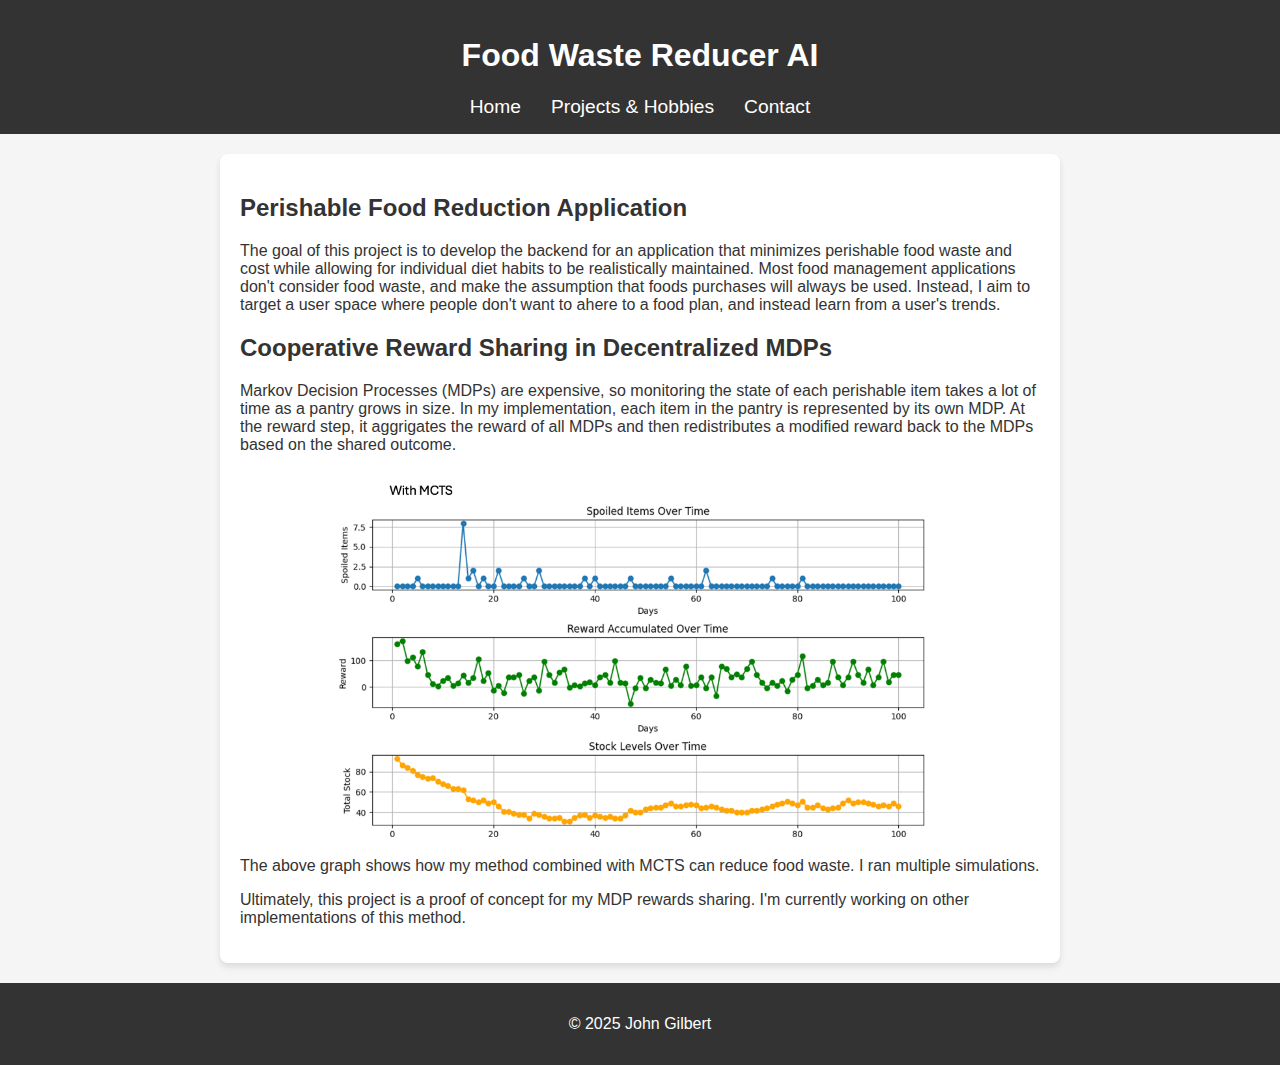
<file: pages/project/seniorProj.html>
<!DOCTYPE html>
<html lang="en">
<head>
    <meta charset="UTF-8">
    <meta name="viewport" content="width=device-width, initial-scale=1.0">
    <title>Project/Hobby Title</title>
    <link id="theme-stylesheet" rel="stylesheet" href="/assets/css/style.css">
</head>
<body>
    <header>
        <h1>Food Waste Reducer AI</h1>
        <nav>
            <ul>
                <li><a href="../../index.html">Home</a></li>
                <li><a href="../projects.html">Projects & Hobbies</a></li>
                <li><a href="../contact.html">Contact</a></li>
            </ul>
        </nav>
    </header>

    <main>
        <section>
            <h2>Perishable Food Reduction Application</h2>
            <p>The goal of this project is to develop the backend for an application that minimizes perishable food waste and cost while allowing for individual diet habits to be realistically maintained. Most food management applications don't consider food waste, and make the assumption that foods purchases will always be used. Instead, I aim to target a user space where people don't want to ahere to a food plan, and instead learn from a user's trends.</p>
            <h2>Cooperative Reward Sharing in Decentralized MDPs</h2>
            <p>Markov Decision Processes (MDPs) are expensive, so monitoring the state of each perishable item takes a lot of time as a pantry grows in size. In my implementation, each item in the pantry is represented by its own MDP. At the reward step, it aggrigates the reward of all MDPs and then redistributes a modified reward back to the MDPs based on the shared outcome.</p>
            <img src="/assets/images/MDP-rewards.png" class="graph">
            <p>The above graph shows how my method combined with MCTS can reduce food waste. I ran multiple simulations.<p>
            <p>Ultimately, this project is a proof of concept for my MDP rewards sharing. I'm currently working on other implementations of this method.</p>        
        </section>

    </main>

    <footer>
        <p>&copy; 2025 John Gilbert</p>
    </footer>

    <script src="/assets/js/script.js"></script>
</body>
</html>
</file>
<file: assets/css/style.css>
/* general */
body {
    font-family: Arial, sans-serif;
    margin: 0;
    padding: 0;
    background-color: #f5f5f5;
    color: #333;
}

/* header */
header {
    background-color: #333;
    color: white;
    padding: 1rem;
    text-align: center;
}

/* menu */
nav ul {
    list-style-type: none;
    padding: 0;
    margin: 0;
    display: flex;
    justify-content: center;
    flex-wrap: wrap; /* Prevents overflow on small screens */
}

nav ul li {
    margin: 0 15px;
}

nav ul li a {
    color: white;
    text-decoration: none;
    font-size: 1.2rem;
}

nav ul li a:hover {
    text-decoration: underline;
}

/* main */
main {
    width: 90%;
    max-width: 800px;
    margin: 20px auto;
    padding: 20px;
    background: white;
    /* shadows */
    box-shadow: 0px 4px 6px rgba(0, 0, 0, 0.1);
    border-radius: 8px;
}

/* forms */
form {
    display: flex;
    flex-direction: column;
}

form label {
    margin: 10px 0 5px;
    font-weight: bold;
}

form input, form textarea {
    width: 100%;
    padding: 10px;
    margin-bottom: 15px;
    border: 1px solid #ccc;
    border-radius: 5px;
}

/* buttons */
button {
    background-color: #007bff;
    color: white;
    padding: 10px;
    border: none;
    border-radius: 5px;
    cursor: pointer;
    font-size: 1rem;
}

button:hover {
    background-color: #0056b3;
}

/* lists */
section ul {
    list-style-type: none;
    padding: 0;
    text-align: center;
}

section ul li {
    display: inline-block;
    margin: 10px;
}

section ul li a {
    text-decoration: none;
    color: #007bff;
    font-size: 1.2rem;
}

section ul li a:hover {
    color: #0056b3;
}

/* footer */
footer {
    text-align: center;
    padding: 1rem;
    background-color: #333;
    color: white;
    margin-top: 20px;
}

/* project/hobby */
.project-list, .hobby-list {
    display: flex;
    flex-wrap: wrap;
    gap: 20px;
    justify-content: center;
}

.project-item, .hobby-item {
    background: white;
    padding: 15px;
    border-radius: 8px;
    box-shadow: 0px 4px 6px rgba(0, 0, 0, 0.1);
    text-align: center;
    width: 300px;
}

.project-img, .hobby-img {
    width: 100%;
    height: auto;
    border-radius: 8px;
    margin-bottom: 10px;
}

.graph {
    width: 80%;
    display: block;
    margin: 0 auto;
}

/* mobile formatting */
@media (max-width: 768px) {
    /* Adjust font sizes */
    body {
        font-size: 16px;
    }

    /* virtical alignments */
    nav ul {
        flex-direction: column;
        align-items: center;
    }

    nav ul li {
        margin: 5px 0;
    }

    /* content sizing */
    main {
        width: 95%;
        padding: 15px;
    }

    /* project/hobby */
    .project-list, .hobby-list {
        flex-direction: column;
        align-items: center;
    }

    .project-item, .hobby-item {
        width: 90%;
    }

    /* more scaling */
    .profile-picture,
    .super-metal-gif,
    .bread-images {
        max-width: 90%;
        height: auto;
        display: block;
        margin: 0 auto;
    }
    .graph {
        width: 80%;
        display: block;
        margin: 0 auto;
    }
}

/* image resizing */
@media (min-width: 768px) {
    .profile-picture {
        max-width: 30%;
        height: auto;
        margin: 0 auto;
        display: block;
    }

    .super-metal-gif,
    .bread-images {
        max-width: 70%;
        height: auto;
        margin: 0 auto;
        display: block;
    }
}

#game-link {
    list-style: none;
    text-align: center;
    margin-top: 20px;
}

#game-link a {
    display: inline-block;
    font-size: 20px;
    font-weight: bold;
    text-decoration: none;
    color: white;
    background-color: #007BFF; /* Vibrant blue */
    padding: 12px 24px;
    border-radius: 8px;
    transition: background-color 0.3s ease, transform 0.1s ease-in-out;
    box-shadow: 0 4px 6px rgba(0, 0, 0, 0.2);
}

#game-link a:hover {
    background-color: #0056b3; /* Darker blue on hover */
    transform: scale(1.05);
}

#game-link a:active {
    background-color: #004099; /* Even darker blue on click */
    transform: scale(0.98);
}
</file>
<file: assets/mancala/css/style.css>
body {
    font-family: Arial, sans-serif;
    text-align: center;
    background-color:antiquewhite;
}

#main-title {
    font-family:'Lucida Grande', 'Lucida Sans Unicode', Geneva, Verdana, sans-serif;
}

#board {
    position: relative;
    width: 100%;
    max-width: 600px; /* Adjust to the original board image width */
    margin: auto;
}

#board-image {
    width: 100%;
    height: auto;
    display: block;
}

.store-total {
    position: absolute;
    font-size: 20px;
    font-weight: bold;
    background-color: rgba(82, 6, 9, 0.7);
    color: white;
    padding: 10px;
    border-radius: 5px;
    text-align: center;
    width: 120px;
}

.bead {
    width: 15px;
    height: 15px;
    position: absolute;
    left: 50%; /* Center beads inside the pit */
    top: 50%;
    transform-origin: center;
    transition: transform 0.2s ease-in-out;
}


.bead-tooltip {
    position: absolute;
    background-color: black;
    color: white;
    padding: 5px 10px;
    border-radius: 5px;
    font-size: 14px;
    white-space: nowrap;
    transform: translate(-50%, -100%);
    pointer-events: none;
    z-index: 10;
}


#player2-store-total {
    left: 10px; /* Position on the left */
    top: 50%;
    transform: translateY(-50%);
}

#player1-store-total {
    right: 10px; /* Position on the right */
    top: 50%;
    transform: translateY(-50%);
}


.pit, .store {
    position: absolute;
    border-radius: 50%;
    background-color: rgba(255, 255, 255, 0.5);
    display: flex;
    justify-content: center;
    align-items: center;
    font-weight: bold;
    width: 56px;
    height: 84px;
    border-radius: 50%;
    /* border: 2px solid black; */
    display: flex;
    justify-content: center;
    align-items: center;
    margin: 5px;
    /* background-color: lightgray; */
    font-size: 20px;
}

.pit.moused-over-highlight {
    background-color: rgb(235, 127, 97);
}

.pit.highlight {
    background-color: rgba(240, 240, 6, 0.5); /* Yellow for intermediate pit highlights */
}

.pit.final-highlight {
    background-color: rgba(255, 0, 0, 0.5); /* Red for final drop highlight */
}

.store.highlight {
    background-color: rgba(240, 240, 6, 0.5); /* Yellow for intermediate pit highlights */
}

.store.final-highlight {
    background-color: rgba(255, 0, 0, 0.5); /* Red for final drop highlight */
}


.pits {
    display: flex;
    flex-direction: row;
    justify-content: center;
}

.store {
    width: 84px;
    height: 140px;
    /* background-color: darkgray; */
}

.hidden {
    display: none;
}

#rules {
    border: 1px solid black;
    padding: 10px;
    width: 300px;
    margin: 10px auto;
    background-color: lightyellow;
    text-align: left;
}

#rulesButton {
    background-color: #e3761c; /* Green color */
    color: rgb(35, 32, 32);
    font-size: 18px;
    font-weight: bold;
    border: none;
    padding: 12px 20px;
    border-radius: 8px;
    cursor: pointer;
    transition: background-color 0.3s ease, transform 0.1s ease-in-out;
    box-shadow: 0 4px 6px rgba(0, 0, 0, 0.2);
    display: block;
    margin: 20px auto; /* Center the button */
}

#rulesButton:hover {
    background-color: #e3761c; /* Darker green on hover */
    transform: scale(1.05);
}


#play-again {
    background-color: #28a745; /* Green */
    color: white;
    font-size: 18px;
    font-weight: bold;
    padding: 12px 24px;
    border: none;
    border-radius: 8px;
    cursor: pointer;
    transition: background-color 0.3s ease, transform 0.1s ease-in-out;
    display: block;
    margin: 20px auto; /* Center the button */
}

#play-again:hover {
    background-color: #218838;
    transform: scale(1.05);
}

#play-again:active {
    background-color: #1e7e34;
    transform: scale(0.98);
}

.hidden {
    display: none;
}
</file>
<file: assets/css/resume_print.css>
@page {
    size: letter;
    margin: 0.5in;
}

:root {
    --text: #111827;
    --muted: #4b5563;
    --line: #d1d5db;
}

* {
    box-sizing: border-box;
}

html {
    font-size: 11pt;
}

body {
    margin: 0;
    background: #f3f4f6;
    color: var(--text);
    font-family: "Georgia", "Times New Roman", serif;
    line-height: 1.35;
}

a {
    color: inherit;
    text-decoration: none;
}

.sheet {
    width: min(8.5in, 100%);
    margin: 24px auto;
    background: #fff;
    padding: 0.55in;
    box-shadow: 0 10px 30px rgba(0, 0, 0, 0.08);
}

.header {
    border-bottom: 1px solid var(--line);
    margin-bottom: 0.16in;
    padding-bottom: 0.14in;
}

.header h1 {
    font-family: "Helvetica Neue", Arial, sans-serif;
    font-size: 1.9rem;
    letter-spacing: 0.02em;
    line-height: 1.05;
    margin: 0 0 0.04in;
    text-transform: uppercase;
}

.headline {
    font-family: "Helvetica Neue", Arial, sans-serif;
    font-size: 0.95rem;
    font-weight: 700;
    margin: 0 0 0.04in;
}

.contact-line {
    color: var(--muted);
    font-size: 0.92rem;
    margin: 0 0 0.08in;
}

.summary {
    margin: 0;
}

.section {
    margin-top: 0.14in;
}

.section h2 {
    border-bottom: 1px solid var(--line);
    font-family: "Helvetica Neue", Arial, sans-serif;
    font-size: 0.92rem;
    font-weight: 800;
    letter-spacing: 0.08em;
    margin: 0 0 0.08in;
    padding-bottom: 0.03in;
    text-transform: uppercase;
}

.skill-list p,
.detail {
    margin: 0 0 0.05in;
}

.entry {
    break-inside: avoid;
    page-break-inside: avoid;
    margin-bottom: 0.12in;
}

.entry:last-child {
    margin-bottom: 0;
}

.entry-header {
    align-items: baseline;
    display: grid;
    gap: 0.14in;
    grid-template-columns: minmax(0, 1fr) auto;
    margin-bottom: 0.04in;
}

.entry h3 {
    font-family: "Helvetica Neue", Arial, sans-serif;
    font-size: 1rem;
    margin: 0;
}

.subhead,
.meta,
.detail,
.contact-line {
    color: var(--muted);
}

.subhead,
.meta {
    margin: 0;
}

ul {
    margin: 0.03in 0 0.08in;
    padding-left: 0.22in;
}

li {
    margin: 0 0 0.03in;
}

@media (max-width: 800px) {
    .sheet {
        margin: 0;
        padding: 20px;
        width: 100%;
    }

    .entry-header {
        grid-template-columns: 1fr;
        gap: 4px;
    }

    .contact-line {
        line-height: 1.5;
    }
}

@media print {
    body {
        background: #fff;
    }

    .sheet {
        box-shadow: none;
        margin: 0;
        padding: 0;
        width: auto;
    }
}
</file>
<file: assets/css/resume_style.css>
:root {
    --page-bg: #eef2f7;
    --sheet-bg: #ffffff;
    --text: #1f2933;
    --muted: #5b6777;
    --line: #d7dee7;
    --accent: #1d5f8c;
    --accent-soft: #edf5fb;
}

* {
    box-sizing: border-box;
    margin: 0;
    padding: 0;
}

html {
    min-height: 100%;
}

body {
    min-height: 100%;
    background: linear-gradient(180deg, #f5f7fa 0%, var(--page-bg) 100%);
    color: var(--text);
    font-family: "Aptos", "Segoe UI", "Helvetica Neue", Arial, sans-serif;
    line-height: 1.55;
    padding: 32px 16px 48px;
}

a {
    color: var(--accent);
    text-decoration: none;
}

a:hover,
a:focus-visible {
    text-decoration: underline;
}

.resume {
    max-width: 900px;
    margin: 0 auto;
    background: var(--sheet-bg);
    border: 1px solid rgba(29, 95, 140, 0.12);
    border-radius: 20px;
    box-shadow: 0 24px 60px rgba(21, 34, 50, 0.08);
    padding: 40px;
}

.resume-header {
    display: grid;
    grid-template-columns: minmax(0, 1fr) auto;
    gap: 24px;
    align-items: start;
    padding-bottom: 28px;
    border-bottom: 2px solid var(--line);
}

.eyebrow {
    color: var(--accent);
    font-size: 0.78rem;
    font-weight: 700;
    letter-spacing: 0.16em;
    margin-bottom: 10px;
    text-transform: uppercase;
}

.resume-header h1 {
    font-size: clamp(2.1rem, 4vw, 3rem);
    line-height: 1.05;
    margin-bottom: 14px;
}

.summary {
    color: var(--muted);
    max-width: 62ch;
}

.contact-list {
    list-style: none;
    display: grid;
    gap: 10px;
    font-size: 0.98rem;
    text-align: right;
}

.resume-section {
    padding-top: 28px;
}

.resume-section h2 {
    color: var(--accent);
    font-size: 0.95rem;
    font-weight: 800;
    letter-spacing: 0.12em;
    margin-bottom: 18px;
    text-transform: uppercase;
}

.skills-grid {
    display: grid;
    grid-template-columns: repeat(2, minmax(0, 1fr));
    gap: 14px 18px;
}

.skills-grid p {
    background: var(--accent-soft);
    border: 1px solid rgba(29, 95, 140, 0.12);
    border-radius: 14px;
    padding: 14px 16px;
}

.entry + .entry {
    margin-top: 22px;
}

.entry-heading {
    display: grid;
    grid-template-columns: minmax(0, 1fr) auto;
    gap: 16px;
    align-items: baseline;
    margin-bottom: 10px;
}

.entry h3 {
    font-size: 1.08rem;
    line-height: 1.25;
}

.entry-subtitle,
.entry-date,
.education-detail {
    color: var(--muted);
}

.entry ul {
    padding-left: 20px;
}

.entry li + li {
    margin-top: 8px;
}

.education-detail {
    margin-top: 4px;
}

@media (max-width: 760px) {
    .resume {
        padding: 24px;
        border-radius: 16px;
    }

    .resume-header,
    .entry-heading,
    .skills-grid {
        grid-template-columns: 1fr;
    }

    .contact-list {
        text-align: left;
    }
}

@media print {
    body {
        background: #fff;
        padding: 0;
    }

    .resume {
        max-width: none;
        border: none;
        border-radius: 0;
        box-shadow: none;
        margin: 0;
        padding: 0;
    }
}
</file>
